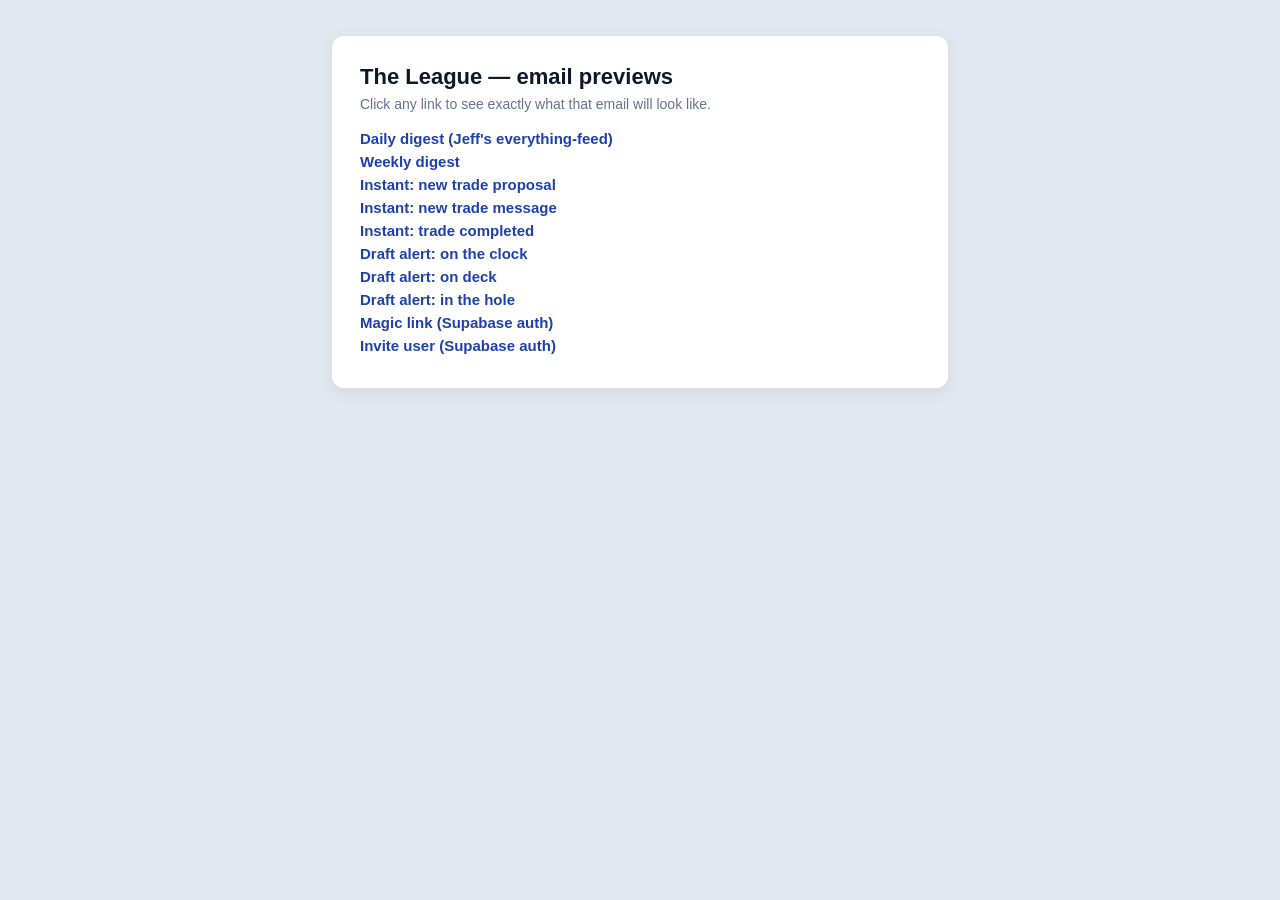
<file: email-templates/index.html>
<!DOCTYPE html>
<html><head><meta charset="UTF-8"><title>The League — email previews</title></head>
<body style="font-family:-apple-system,BlinkMacSystemFont,'Segoe UI',Roboto,sans-serif;background:#e2e8f0;color:#0f172a;padding:36px 24px;margin:0">
  <div style="max-width:560px;margin:0 auto;background:#fff;border-radius:12px;padding:28px;box-shadow:0 4px 16px rgba(15,23,42,0.08)">
    <h1 style="margin:0 0 6px;font-size:22px;color:#0f172a">The League — email previews</h1>
    <p style="color:#64748b;font-size:14px;margin:0 0 18px">Click any link to see exactly what that email will look like.</p>
    <ul style="list-style:none;padding:0;margin:0;font-size:15px"><li style="margin:6px 0"><a href="preview-digest-daily.html" style="color:#1e40af;text-decoration:none;font-weight:600">Daily digest (Jeff's everything-feed)</a></li>
<li style="margin:6px 0"><a href="preview-digest-weekly.html" style="color:#1e40af;text-decoration:none;font-weight:600">Weekly digest</a></li>
<li style="margin:6px 0"><a href="preview-instant-trade-proposal.html" style="color:#1e40af;text-decoration:none;font-weight:600">Instant: new trade proposal</a></li>
<li style="margin:6px 0"><a href="preview-instant-trade-message.html" style="color:#1e40af;text-decoration:none;font-weight:600">Instant: new trade message</a></li>
<li style="margin:6px 0"><a href="preview-instant-trade-completed.html" style="color:#1e40af;text-decoration:none;font-weight:600">Instant: trade completed</a></li>
<li style="margin:6px 0"><a href="preview-draft-on-clock.html" style="color:#1e40af;text-decoration:none;font-weight:600">Draft alert: on the clock</a></li>
<li style="margin:6px 0"><a href="preview-draft-on-deck.html" style="color:#1e40af;text-decoration:none;font-weight:600">Draft alert: on deck</a></li>
<li style="margin:6px 0"><a href="preview-draft-in-hole.html" style="color:#1e40af;text-decoration:none;font-weight:600">Draft alert: in the hole</a></li>
<li style="margin:6px 0"><a href="auth-magic-link.html" style="color:#1e40af;text-decoration:none;font-weight:600">Magic link (Supabase auth)</a></li>
<li style="margin:6px 0"><a href="auth-invite.html" style="color:#1e40af;text-decoration:none;font-weight:600">Invite user (Supabase auth)</a></li></ul>
  </div>
</body></html>
</file>
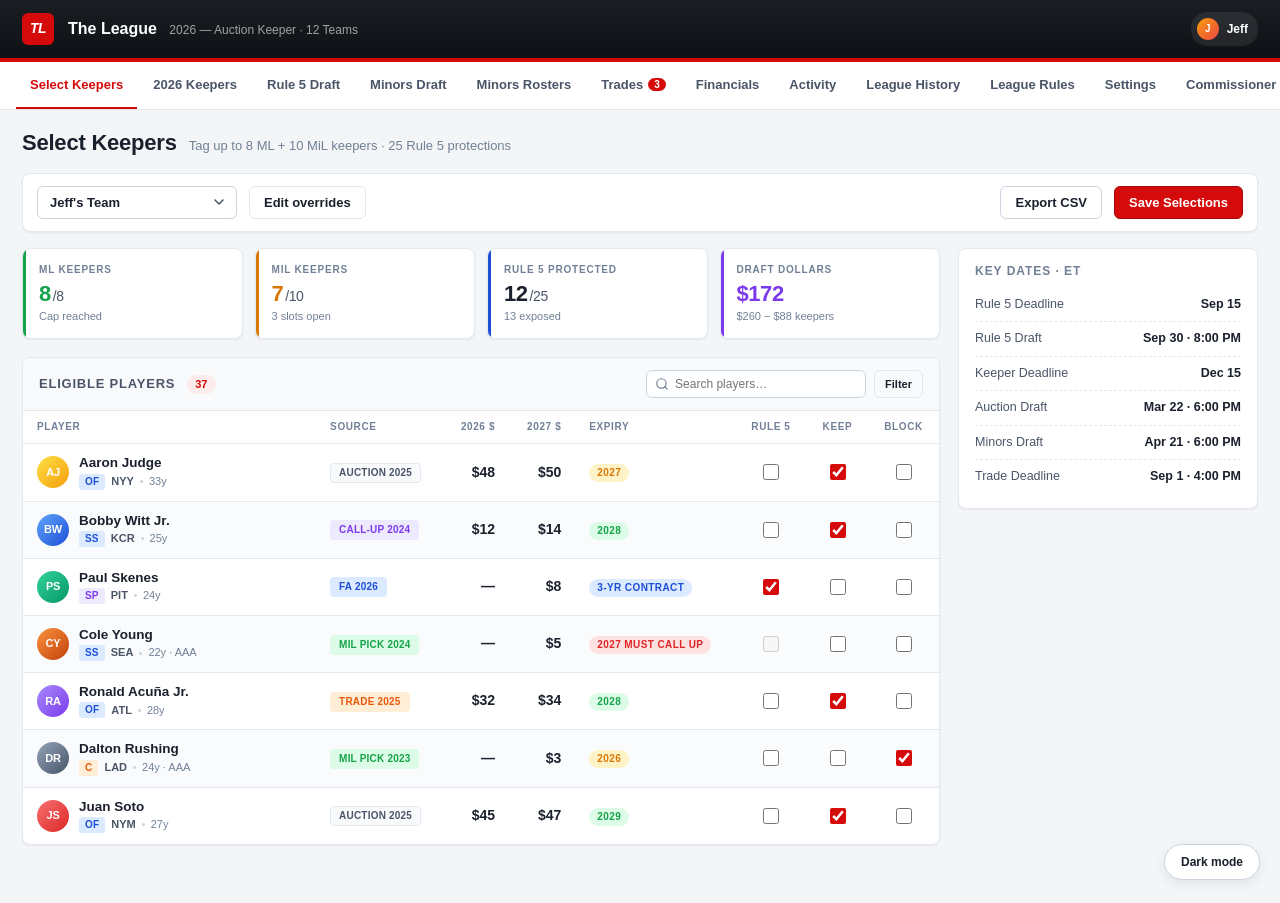
<file: mockups/v2/index.html>
<!DOCTYPE html>
<html lang="en">
<head>
<meta charset="UTF-8">
<meta name="viewport" content="width=device-width, initial-scale=1">
<title>The League — ESPN-style facelift mockup (v2)</title>
<link rel="stylesheet" href="styles.css">
</head>
<body>

<div class="app">
  <!-- ================ Topbar ================ -->
  <header class="topbar">
    <div class="logo">TL</div>
    <h1>The League <small>2026 — Auction Keeper · 12 Teams</small></h1>
    <div class="user-chip">
      <div class="avatar">J</div>
      <span>Jeff</span>
    </div>
  </header>

  <!-- ================ Nav ================ -->
  <nav class="nav">
    <a href="#eligible" data-view="eligible" class="active">Select Keepers</a>
    <a href="#keepers" data-view="keepers">2026 Keepers</a>
    <a href="#rule5" data-view="rule5">Rule 5 Draft</a>
    <a href="#draft" data-view="draft">Minors Draft</a>
    <a href="#rosters" data-view="rosters">Minors Rosters</a>
    <a href="#trades" data-view="trades">Trades<span class="count">3</span></a>
    <a href="#financials" data-view="financials">Financials</a>
    <a href="#activity" data-view="activity">Activity</a>
    <a href="#trophy" data-view="trophy">League History</a>
    <a href="#rules" data-view="rules">League Rules</a>
    <a href="#settings" data-view="settings">Settings</a>
    <a href="#commish" data-view="commish">Commissioner Tools<span class="count gray">2</span></a>
  </nav>

  <main class="page">

    <!-- ============================================================
         VIEW: Select Keepers
         ============================================================ -->
    <section class="view active" data-view="eligible">
      <div class="page-title">
        <h2>Select Keepers</h2>
        <span class="meta">Tag up to 8 ML + 10 MiL keepers · 25 Rule 5 protections</span>
      </div>
      <div class="page-toolbar">
        <select class="select">
          <option>Jeff's Team</option>
          <option>All Teams Summary</option>
          <option>Matt</option>
          <option>Dave</option>
        </select>
        <button class="btn ghost">Edit overrides</button>
        <div class="toolbar-spacer"></div>
        <button class="btn">Export CSV</button>
        <button class="btn primary">Save Selections</button>
      </div>

      <div class="layout-split">
        <div>
          <div class="stat-row">
            <div class="stat-card good"><div class="label">ML Keepers</div><div class="value">8<span class="unit">/8</span></div><div class="sub">Cap reached</div></div>
            <div class="stat-card warn"><div class="label">MiL Keepers</div><div class="value">7<span class="unit">/10</span></div><div class="sub">3 slots open</div></div>
            <div class="stat-card"><div class="label">Rule 5 Protected</div><div class="value">12<span class="unit">/25</span></div><div class="sub">13 exposed</div></div>
            <div class="stat-card purple"><div class="label">Draft Dollars</div><div class="value">$172</div><div class="sub">$260 − $88 keepers</div></div>
          </div>

          <section class="section-card">
            <div class="section-head">
              <h2>Eligible Players</h2>
              <span class="pill">37</span>
              <div class="actions">
                <input class="input-search" type="search" placeholder="Search players…">
                <button class="btn ghost small">Filter</button>
              </div>
            </div>
            <table class="players">
              <thead>
                <tr>
                  <th style="width:32%">Player</th>
                  <th>Source</th>
                  <th class="num">2026 $</th>
                  <th class="num">2027 $</th>
                  <th>Expiry</th>
                  <th class="center">Rule 5</th>
                  <th class="center">Keep</th>
                  <th class="center">Block</th>
                </tr>
              </thead>
              <tbody>
                <tr>
                  <td><div class="player-cell"><div class="player-avatar" style="background:linear-gradient(135deg,#fde047,#f59e0b)">AJ</div><div class="player-info"><div class="player-name">Aaron Judge</div><div class="player-meta"><span class="pos-badge">OF</span><span class="team-chip">NYY</span><span class="dot"></span><span>33y</span></div></div></div></td>
                  <td><span class="source-badge">Auction 2025</span></td>
                  <td class="num">$48</td><td class="num">$50</td>
                  <td><span class="pill-tag expiring">2027</span></td>
                  <td class="center"><div class="check-cell"><input type="checkbox"></div></td>
                  <td class="center"><div class="check-cell"><input type="checkbox" checked></div></td>
                  <td class="center"><div class="check-cell"><input type="checkbox"></div></td>
                </tr>
                <tr>
                  <td><div class="player-cell"><div class="player-avatar" style="background:linear-gradient(135deg,#60a5fa,#1d4ed8)">BW</div><div class="player-info"><div class="player-name">Bobby Witt Jr.</div><div class="player-meta"><span class="pos-badge">SS</span><span class="team-chip">KCR</span><span class="dot"></span><span>25y</span></div></div></div></td>
                  <td><span class="source-badge callup">Call-up 2024</span></td>
                  <td class="num">$12</td><td class="num">$14</td>
                  <td><span class="pill-tag keep">2028</span></td>
                  <td class="center"><div class="check-cell"><input type="checkbox"></div></td>
                  <td class="center"><div class="check-cell"><input type="checkbox" checked></div></td>
                  <td class="center"><div class="check-cell"><input type="checkbox"></div></td>
                </tr>
                <tr>
                  <td><div class="player-cell"><div class="player-avatar" style="background:linear-gradient(135deg,#34d399,#059669)">PS</div><div class="player-info"><div class="player-name">Paul Skenes</div><div class="player-meta"><span class="pos-badge p">SP</span><span class="team-chip">PIT</span><span class="dot"></span><span>24y</span></div></div></div></td>
                  <td><span class="source-badge fa">FA 2026</span></td>
                  <td class="num">—</td><td class="num">$8</td>
                  <td><span class="pill-tag new">3-yr contract</span></td>
                  <td class="center"><div class="check-cell"><input type="checkbox" checked></div></td>
                  <td class="center"><div class="check-cell"><input type="checkbox"></div></td>
                  <td class="center"><div class="check-cell"><input type="checkbox"></div></td>
                </tr>
                <tr>
                  <td><div class="player-cell"><div class="player-avatar" style="background:linear-gradient(135deg,#fb923c,#c2410c)">CY</div><div class="player-info"><div class="player-name">Cole Young</div><div class="player-meta"><span class="pos-badge">SS</span><span class="team-chip">SEA</span><span class="dot"></span><span>22y · AAA</span></div></div></div></td>
                  <td><span class="source-badge minor">MiL Pick 2024</span></td>
                  <td class="num">—</td><td class="num">$5</td>
                  <td><span class="pill-tag final">2027 Must Call Up</span></td>
                  <td class="center"><div class="check-cell"><input type="checkbox" disabled></div></td>
                  <td class="center"><div class="check-cell"><input type="checkbox"></div></td>
                  <td class="center"><div class="check-cell"><input type="checkbox"></div></td>
                </tr>
                <tr>
                  <td><div class="player-cell"><div class="player-avatar" style="background:linear-gradient(135deg,#a78bfa,#7c3aed)">RA</div><div class="player-info"><div class="player-name">Ronald Acuña Jr.</div><div class="player-meta"><span class="pos-badge">OF</span><span class="team-chip">ATL</span><span class="dot"></span><span>28y</span></div></div></div></td>
                  <td><span class="source-badge trade">Trade 2025</span></td>
                  <td class="num">$32</td><td class="num">$34</td>
                  <td><span class="pill-tag keep">2028</span></td>
                  <td class="center"><div class="check-cell"><input type="checkbox"></div></td>
                  <td class="center"><div class="check-cell"><input type="checkbox" checked></div></td>
                  <td class="center"><div class="check-cell"><input type="checkbox"></div></td>
                </tr>
                <tr>
                  <td><div class="player-cell"><div class="player-avatar" style="background:linear-gradient(135deg,#94a3b8,#475569)">DR</div><div class="player-info"><div class="player-name">Dalton Rushing</div><div class="player-meta"><span class="pos-badge c">C</span><span class="team-chip">LAD</span><span class="dot"></span><span>24y · AAA</span></div></div></div></td>
                  <td><span class="source-badge minor">MiL Pick 2023</span></td>
                  <td class="num">—</td><td class="num">$3</td>
                  <td><span class="pill-tag expiring">2026</span></td>
                  <td class="center"><div class="check-cell"><input type="checkbox"></div></td>
                  <td class="center"><div class="check-cell"><input type="checkbox"></div></td>
                  <td class="center"><div class="check-cell"><input type="checkbox" checked></div></td>
                </tr>
                <tr>
                  <td><div class="player-cell"><div class="player-avatar" style="background:linear-gradient(135deg,#f87171,#dc2626)">JS</div><div class="player-info"><div class="player-name">Juan Soto</div><div class="player-meta"><span class="pos-badge">OF</span><span class="team-chip">NYM</span><span class="dot"></span><span>27y</span></div></div></div></td>
                  <td><span class="source-badge">Auction 2025</span></td>
                  <td class="num">$45</td><td class="num">$47</td>
                  <td><span class="pill-tag keep">2029</span></td>
                  <td class="center"><div class="check-cell"><input type="checkbox"></div></td>
                  <td class="center"><div class="check-cell"><input type="checkbox" checked></div></td>
                  <td class="center"><div class="check-cell"><input type="checkbox"></div></td>
                </tr>
              </tbody>
            </table>
          </section>
        </div>
        <aside class="key-dates">
          <h3>Key Dates · ET</h3>
          <div class="key-date-row"><span class="lbl">Rule 5 Deadline</span><span class="val">Sep 15</span></div>
          <div class="key-date-row"><span class="lbl">Rule 5 Draft</span><span class="val">Sep 30 · 8:00 PM</span></div>
          <div class="key-date-row"><span class="lbl">Keeper Deadline</span><span class="val">Dec 15</span></div>
          <div class="key-date-row"><span class="lbl">Auction Draft</span><span class="val">Mar 22 · 6:00 PM</span></div>
          <div class="key-date-row"><span class="lbl">Minors Draft</span><span class="val">Apr 21 · 6:00 PM</span></div>
          <div class="key-date-row"><span class="lbl">Trade Deadline</span><span class="val">Sep 1 · 4:00 PM</span></div>
        </aside>
      </div>
    </section>

    <!-- ============================================================
         VIEW: 2026 Keepers
         ============================================================ -->
    <section class="view" data-view="keepers">
      <div class="page-title">
        <h2>2026 Keepers</h2>
        <span class="meta">All teams' final keeper protections</span>
      </div>
      <div class="page-toolbar">
        <select class="select"><option>All Teams</option><option>Jeff</option></select>
        <div class="toolbar-spacer"></div>
        <button class="btn ghost small">Sort by total $</button>
      </div>

      <div class="team-card">
        <div class="team-card-head">
          <span class="name">Jeff <span style="color:var(--text-3);font-weight:500;font-size:12px;margin-left:6px">$88 keeper · $172 draft</span></span>
          <div class="counters"><span class="ct good">8/8 ML</span><span class="ct">7/10 MiL</span></div>
        </div>
        <div class="team-card-meta">
          <span class="kept-chip">Aaron Judge $48</span>
          <span class="kept-chip">Juan Soto $45</span>
          <span class="kept-chip">Ronald Acuña Jr. $32</span>
          <span class="kept-chip">Bobby Witt Jr. $12</span>
          <span class="kept-chip">Mookie Betts $30</span>
          <span class="kept-chip">Gunnar Henderson $14</span>
          <span class="kept-chip">Tarik Skubal $18</span>
          <span class="kept-chip">Spencer Strider $8</span>
        </div>
      </div>

      <div class="team-card">
        <div class="team-card-head">
          <span class="name">Matt <span style="color:var(--text-3);font-weight:500;font-size:12px;margin-left:6px">$104 keeper · $156 draft</span></span>
          <div class="counters"><span class="ct good">8/8 ML</span><span class="ct good">10/10 MiL</span></div>
        </div>
        <div class="team-card-meta">
          <span class="kept-chip">Shohei Ohtani $52</span>
          <span class="kept-chip">Mike Trout $40</span>
          <span class="kept-chip">Vlad Guerrero Jr. $25</span>
          <span class="kept-chip">Corbin Carroll $10</span>
          <span class="kept-chip">+4 more</span>
        </div>
      </div>

      <div class="team-card">
        <div class="team-card-head">
          <span class="name">Dave <span style="color:var(--text-3);font-weight:500;font-size:12px;margin-left:6px">$72 keeper · $188 draft</span></span>
          <div class="counters"><span class="ct">6/8 ML</span><span class="ct">7/10 MiL</span></div>
        </div>
        <div class="team-card-meta">
          <span class="kept-chip">José Ramírez $35</span>
          <span class="kept-chip">Adley Rutschman $12</span>
          <span class="kept-chip">Elly De La Cruz $6</span>
          <span class="kept-chip">+3 more</span>
        </div>
      </div>

      <div class="team-card">
        <div class="team-card-head">
          <span class="name">Glicksman <span style="color:var(--text-3);font-weight:500;font-size:12px;margin-left:6px">$58 keeper · $202 draft</span></span>
          <div class="counters"><span class="ct">5/8 ML</span><span class="ct">8/10 MiL</span></div>
        </div>
        <div class="team-card-meta">
          <span class="kept-chip">Yordan Alvarez $22</span>
          <span class="kept-chip">Wyatt Langford $8</span>
          <span class="kept-chip">+3 more</span>
        </div>
      </div>

      <div class="team-card">
        <div class="team-card-head">
          <span class="name">Sam <span style="color:var(--text-3);font-weight:500;font-size:12px;margin-left:6px">$95 keeper · $165 draft</span></span>
          <div class="counters"><span class="ct good">8/8 ML</span><span class="ct">6/10 MiL</span></div>
        </div>
        <div class="team-card-meta">
          <span class="kept-chip">Freddie Freeman $25</span>
          <span class="kept-chip">Kyle Tucker $20</span>
          <span class="kept-chip">+6 more</span>
        </div>
      </div>
    </section>

    <!-- ============================================================
         VIEW: Rule 5 Draft
         ============================================================ -->
    <section class="view" data-view="rule5">
      <div class="page-title">
        <h2>Rule 5 Draft</h2>
        <span class="meta">Pool loaded Sep 16 · 47 players · Round 2</span>
      </div>
      <div class="page-toolbar">
        <button class="btn ghost small">Refresh Pool</button>
        <div class="toolbar-spacer"></div>
        <button class="btn danger small">End Draft</button>
        <button class="btn ghost small">Reset</button>
      </div>

      <div class="stat-row">
        <div class="stat-card"><div class="label">Pool</div><div class="value">47</div></div>
        <div class="stat-card good"><div class="label">Picked</div><div class="value">8</div></div>
        <div class="stat-card warn"><div class="label">Passes</div><div class="value">4</div></div>
        <div class="stat-card"><div class="label">Remaining</div><div class="value">39</div></div>
      </div>

      <div class="on-clock-card">
        <h3>On the Clock</h3>
        <div class="who">Saxton <span style="color:var(--text-3);font-size:14px;font-weight:500">· Round 2, Pick 9</span></div>
        <div class="when">Pick deadline: 4-hour clock (pauses overnight)</div>
        <div class="clock-bar">
          <span class="time">3:42:18</span>
          <span style="color:var(--text-3)">remaining · running</span>
          <button class="btn small ghost" style="margin-left:auto">Pause clock</button>
        </div>
        <div class="input-row">
          <select class="select" style="min-width:300px"><option>Select player to pick…</option><option>Junior Caminero (TBR · Acuña Jr., exp 2028, $4)</option><option>Jasson Domínguez (NYY · Glicksman, exp 2027, $3)</option></select>
          <button class="btn primary">Submit Pick</button>
          <button class="btn ghost">Pass</button>
          <button class="btn ghost" style="margin-left:auto">Undo Last Pick</button>
        </div>
      </div>

      <section class="section-card">
        <div class="section-head">
          <h2>Pick History</h2>
          <span class="pill gray">12</span>
        </div>
        <table class="standard">
          <thead>
            <tr>
              <th>Rd.Pk</th>
              <th>Team</th>
              <th>Player</th>
              <th>From</th>
              <th class="num">Paid</th>
            </tr>
          </thead>
          <tbody>
            <tr><td>2.8</td><td><strong>Larry</strong></td><td><span class="player-name">Roman Anthony</span> <span class="pos-badge">OF</span></td><td><span class="team-chip">Corey</span></td><td class="num">$1</td></tr>
            <tr><td>2.7</td><td><strong>Glicksman</strong></td><td><em style="color:var(--text-3)">— pass —</em></td><td>—</td><td class="num">—</td></tr>
            <tr><td>2.6</td><td><strong>Jesse</strong></td><td><span class="player-name">Jackson Holliday</span> <span class="pos-badge">SS</span></td><td><span class="team-chip">Dave</span></td><td class="num">$1</td></tr>
            <tr><td>2.5</td><td><strong>Zack</strong></td><td><span class="player-name">Coby Mayo</span> <span class="pos-badge">3B</span></td><td><span class="team-chip">AJ</span></td><td class="num">$1</td></tr>
            <tr><td>1.12</td><td><strong>Jeff</strong></td><td><em style="color:var(--text-3)">— pass —</em></td><td>—</td><td class="num">—</td></tr>
            <tr><td>1.11</td><td><strong>Sam</strong></td><td><span class="player-name">James Wood</span> <span class="pos-badge">OF</span></td><td><span class="team-chip">Josh/Doug</span></td><td class="num">$1</td></tr>
            <tr><td>1.10</td><td><strong>Josh/Doug</strong></td><td><span class="player-name">Carson Williams</span> <span class="pos-badge">SS</span></td><td><span class="team-chip">Saxton</span></td><td class="num">$1</td></tr>
          </tbody>
        </table>
      </section>
    </section>

    <!-- ============================================================
         VIEW: Minors Draft
         ============================================================ -->
    <section class="view" data-view="draft">
      <div class="page-title">
        <h2>Minors Draft</h2>
        <span class="meta">2027 · 7 rounds · 84 picks</span>
      </div>
      <div class="page-toolbar">
        <button class="btn ghost small">Draft Board</button>
        <button class="btn ghost small">Order / Traded Picks</button>
        <div class="toolbar-spacer"></div>
        <button class="btn danger small">End Draft</button>
        <button class="btn ghost small">Reset</button>
      </div>

      <div class="on-clock-card">
        <h3>On the Clock</h3>
        <div class="who">Corey <span style="color:var(--text-3);font-size:14px;font-weight:500">· Round 3, Pick 4 (Overall #28)</span></div>
        <div class="clock-bar danger">
          <span class="time">0:42:11</span>
          <span style="color:var(--red);font-weight:700">⚠ under 1 hour · auto-skip imminent</span>
          <button class="btn small ghost" style="margin-left:auto">Pause</button>
        </div>
        <div class="input-row">
          <input class="input-text" placeholder="Player name (type to search…)">
          <input class="input-text" placeholder="Position, age, org (e.g. SS, HS, 18)" style="flex:0 0 240px">
          <button class="btn primary">Submit Pick</button>
          <button class="btn ghost">Pass</button>
          <button class="btn ghost">Undo Last Pick</button>
        </div>
      </div>

      <section class="section-card">
        <div class="section-head">
          <h2>Draft Board</h2>
          <span class="pill gray">27 / 84</span>
        </div>
        <div class="section-body">
          <div class="draft-board">
            <div class="draft-cell made"><div class="pick-id">R1.1</div><div class="pick-team">Glicksman</div><div class="pick-player">Konnor Griffin</div><div class="pick-notes">SS · HS</div></div>
            <div class="draft-cell made"><div class="pick-id">R1.2</div><div class="pick-team">Zack</div><div class="pick-player">Walker Jenkins</div><div class="pick-notes">OF · MIN</div></div>
            <div class="draft-cell made"><div class="pick-id">R1.3</div><div class="pick-team">Matt</div><div class="pick-player">Jesús Made</div><div class="pick-notes">SS · MIL</div></div>
            <div class="draft-cell made"><div class="pick-id">R1.4</div><div class="pick-team">Saxton</div><div class="pick-player">Roki Sasaki</div><div class="pick-notes">SP · LAD</div></div>
            <div class="draft-cell made"><div class="pick-id">R1.5</div><div class="pick-team">Corey</div><div class="pick-player">Bubba Chandler</div><div class="pick-notes">SP · PIT</div></div>
            <div class="draft-cell made"><div class="pick-id">R1.6</div><div class="pick-team">Dave</div><div class="pick-player">Travis Bazzana</div><div class="pick-notes">2B · CLE</div></div>
            <div class="draft-cell made"><div class="pick-id">R1.7</div><div class="pick-team">AJ</div><div class="pick-player">Andrew Painter</div><div class="pick-notes">SP · PHI</div></div>
            <div class="draft-cell made"><div class="pick-id">R1.8</div><div class="pick-team">Josh/Doug</div><div class="pick-player">Charlie Condon</div><div class="pick-notes">OF · COL</div></div>
            <div class="draft-cell made"><div class="pick-id">R1.9</div><div class="pick-team">Sam</div><div class="pick-player">Sebastian Walcott</div><div class="pick-notes">SS · TEX</div></div>
            <div class="draft-cell made"><div class="pick-id">R1.10</div><div class="pick-team">Larry</div><div class="pick-player">Leodalis De Vries</div><div class="pick-notes">SS · SDP</div></div>
            <div class="draft-cell made"><div class="pick-id">R1.11</div><div class="pick-team">Jesse</div><div class="pick-player">Cam Smith</div><div class="pick-notes">3B · HOU</div></div>
            <div class="draft-cell made"><div class="pick-id">R1.12</div><div class="pick-team">Jeff</div><div class="pick-player">Termarr Johnson</div><div class="pick-notes">2B · PIT</div></div>

            <div class="draft-cell made"><div class="pick-id">R2.1</div><div class="pick-team">Glicksman</div><div class="pick-player">Bryce Eldridge</div><div class="pick-notes">1B · SFG</div></div>
            <div class="draft-cell made"><div class="pick-id">R2.2</div><div class="pick-team">Zack</div><div class="pick-player">Carson Benge</div><div class="pick-notes">OF · NYM</div></div>
            <div class="draft-cell made"><div class="pick-id">R2.3</div><div class="pick-team">Matt</div><div class="pick-player">Owen Caissie</div><div class="pick-notes">OF · CHC</div></div>
            <div class="draft-cell made"><div class="pick-id">R2.4</div><div class="pick-team">Saxton</div><div class="pick-player">Thomas White</div><div class="pick-notes">SP · MIA</div></div>
            <div class="draft-cell made"><div class="pick-id">R2.5</div><div class="pick-team">Corey</div><div class="pick-player">Brandon Sproat</div><div class="pick-notes">SP · NYM</div></div>
            <div class="draft-cell made"><div class="pick-id">R2.6</div><div class="pick-team">Dave</div><div class="pick-player">Coby Mayo</div><div class="pick-notes">3B · BAL</div></div>
            <div class="draft-cell made"><div class="pick-id">R2.7</div><div class="pick-team">AJ</div><div class="pick-player">Dalton Rushing</div><div class="pick-notes">C · LAD</div></div>
            <div class="draft-cell made"><div class="pick-id">R2.8</div><div class="pick-team">Josh/Doug</div><div class="pick-player">Kevin McGonigle</div><div class="pick-notes">SS · DET</div></div>
            <div class="draft-cell made"><div class="pick-id">R2.9</div><div class="pick-team">Sam</div><div class="pick-player">Drake Baldwin</div><div class="pick-notes">C · ATL</div></div>
            <div class="draft-cell made"><div class="pick-id">R2.10</div><div class="pick-team">Larry</div><div class="pick-player">Brody Hopkins</div><div class="pick-notes">SP · TBR</div></div>
            <div class="draft-cell made"><div class="pick-id">R2.11</div><div class="pick-team">Jesse</div><div class="pick-player">Bryan Woo</div><div class="pick-notes">SP · SEA</div></div>
            <div class="draft-cell made"><div class="pick-id">R2.12</div><div class="pick-team">Jeff</div><div class="pick-player">Slade Caldwell</div><div class="pick-notes">OF · ARI</div></div>

            <div class="draft-cell made"><div class="pick-id">R3.1</div><div class="pick-team">Glicksman</div><div class="pick-player">Bo Naylor</div><div class="pick-notes">C · CLE</div></div>
            <div class="draft-cell made"><div class="pick-id">R3.2</div><div class="pick-team">Zack</div><div class="pick-player">George Lombard Jr.</div><div class="pick-notes">SS · NYY</div></div>
            <div class="draft-cell made"><div class="pick-id">R3.3</div><div class="pick-team">Matt</div><div class="pick-player">Caden Dana</div><div class="pick-notes">SP · LAA</div></div>
            <div class="draft-cell current"><div class="pick-id">R3.4</div><div class="pick-team">Corey</div><div class="pick-player" style="color:var(--brand)">— on the clock —</div></div>
            <div class="draft-cell"><div class="pick-id">R3.5</div><div class="pick-team">Dave</div></div>
            <div class="draft-cell"><div class="pick-id">R3.6</div><div class="pick-team">AJ</div></div>
            <div class="draft-cell"><div class="pick-id">R3.7</div><div class="pick-team">Josh/Doug</div></div>
            <div class="draft-cell"><div class="pick-id">R3.8</div><div class="pick-team">Sam</div></div>
            <div class="draft-cell"><div class="pick-id">R3.9</div><div class="pick-team">Larry</div></div>
            <div class="draft-cell"><div class="pick-id">R3.10</div><div class="pick-team">Jesse</div></div>
            <div class="draft-cell"><div class="pick-id">R3.11</div><div class="pick-team">Saxton</div><div class="pick-notes">via Jesse</div></div>
            <div class="draft-cell"><div class="pick-id">R3.12</div><div class="pick-team">Jeff</div></div>
          </div>
        </div>
      </section>
    </section>

    <!-- ============================================================
         VIEW: Minors Rosters
         ============================================================ -->
    <section class="view" data-view="rosters">
      <div class="page-title">
        <h2>Minors Rosters</h2>
        <span class="meta">Current MiLB roster + call-ups per team</span>
      </div>
      <div class="page-toolbar">
        <select class="select"><option>Jeff's Team</option><option>All Teams</option></select>
        <div class="toolbar-spacer"></div>
        <button class="btn ghost small">Export CSV</button>
      </div>

      <section class="section-card">
        <div class="section-head">
          <h3>Called Up to Majors</h3>
          <span class="pill">2</span>
        </div>
        <table class="players">
          <thead>
            <tr>
              <th style="width:36%">Player</th>
              <th>Drafted</th>
              <th class="num">AB/IP</th>
              <th>Status</th>
              <th class="num"></th>
            </tr>
          </thead>
          <tbody>
            <tr>
              <td><div class="player-cell"><div class="player-avatar" style="background:linear-gradient(135deg,#60a5fa,#1d4ed8)">JD</div><div class="player-info"><div class="player-name">Jasson Domínguez</div><div class="player-meta"><span class="pos-badge">OF</span><span class="team-chip">NYY</span></div></div></div></td>
              <td>2022</td>
              <td class="num">142</td>
              <td><span class="status-dot active"></span>Active<div style="font-size:11px;color:var(--text-3);margin-top:2px">1 yr left, $5</div></td>
              <td class="num"><button class="btn small ghost">Send Down</button></td>
            </tr>
            <tr>
              <td><div class="player-cell"><div class="player-avatar" style="background:linear-gradient(135deg,#34d399,#059669)">JH</div><div class="player-info"><div class="player-name">Jackson Holliday</div><div class="player-meta"><span class="pos-badge">2B</span><span class="team-chip">BAL</span></div></div></div></td>
              <td>2023</td>
              <td class="num">218</td>
              <td><span class="status-dot active"></span>Active<div style="font-size:11px;color:var(--text-3);margin-top:2px">2 yrs left, $4</div></td>
              <td class="num"></td>
            </tr>
          </tbody>
        </table>
      </section>

      <section class="section-card">
        <div class="section-head">
          <h3>Minor League Roster</h3>
          <span class="pill gray">9/10</span>
        </div>
        <table class="players">
          <thead>
            <tr>
              <th style="width:36%">Player</th>
              <th>Drafted</th>
              <th class="num">AB/IP</th>
              <th>Status</th>
              <th class="num"></th>
            </tr>
          </thead>
          <tbody>
            <tr>
              <td><div class="player-cell"><div class="player-avatar" style="background:linear-gradient(135deg,#fb923c,#c2410c)">CY</div><div class="player-info"><div class="player-name">Cole Young</div><div class="player-meta"><span class="pos-badge">SS</span><span class="team-chip">SEA</span><span class="dot"></span><span>AAA</span></div></div></div></td>
              <td>2024</td>
              <td class="num" style="color:var(--red);font-weight:700">312</td>
              <td><span class="status-dot active"></span>Active<div style="font-size:11px;color:var(--red);margin-top:2px;font-weight:600">2027 Must Call Up</div></td>
              <td class="num"><button class="btn small ghost">Call Up</button> <button class="btn small ghost">Drop</button></td>
            </tr>
            <tr>
              <td><div class="player-cell"><div class="player-avatar" style="background:linear-gradient(135deg,#94a3b8,#475569)">DR</div><div class="player-info"><div class="player-name">Dalton Rushing</div><div class="player-meta"><span class="pos-badge c">C</span><span class="team-chip">LAD</span><span class="dot"></span><span>AAA</span></div></div></div></td>
              <td>2023</td>
              <td class="num" style="color:var(--orange);font-weight:700">205</td>
              <td><span class="status-dot active"></span>Active<div style="font-size:11px;color:var(--text-3);margin-top:2px">Expires in 2026</div></td>
              <td class="num"><button class="btn small ghost">Call Up</button> <button class="btn small ghost">Drop</button></td>
            </tr>
            <tr>
              <td><div class="player-cell"><div class="player-avatar" style="background:linear-gradient(135deg,#a78bfa,#7c3aed)">KM</div><div class="player-info"><div class="player-name">Kevin McGonigle</div><div class="player-meta"><span class="pos-badge">SS</span><span class="team-chip">DET</span><span class="dot"></span><span>A+</span></div></div></div></td>
              <td>2024</td>
              <td class="num">86</td>
              <td><span class="status-dot active"></span>Active<div style="font-size:11px;color:var(--text-3);margin-top:2px">2 yrs left, $4</div></td>
              <td class="num"><button class="btn small ghost">Call Up</button> <button class="btn small ghost">Drop</button></td>
            </tr>
            <tr>
              <td><div class="player-cell"><div class="player-avatar" style="background:linear-gradient(135deg,#f87171,#dc2626)">SC</div><div class="player-info"><div class="player-name">Slade Caldwell</div><div class="player-meta"><span class="pos-badge">OF</span><span class="team-chip">ARI</span><span class="dot"></span><span>A</span></div></div></div></td>
              <td>2024</td>
              <td class="num">52</td>
              <td><span class="status-dot active"></span>Active<div style="font-size:11px;color:var(--text-3);margin-top:2px">2 yrs left, $4</div></td>
              <td class="num"><button class="btn small ghost">Call Up</button> <button class="btn small ghost">Drop</button></td>
            </tr>
            <tr>
              <td><div class="player-cell"><div class="player-avatar" style="background:linear-gradient(135deg,#fde047,#f59e0b)">TJ</div><div class="player-info"><div class="player-name">Termarr Johnson</div><div class="player-meta"><span class="pos-badge">2B</span><span class="team-chip">PIT</span><span class="dot"></span><span>AA</span></div></div></div></td>
              <td>2022</td>
              <td class="num">178</td>
              <td><span class="status-dot active"></span>Active<div style="font-size:11px;color:var(--text-3);margin-top:2px">1 yr left, $5</div></td>
              <td class="num"><button class="btn small ghost">Call Up</button> <button class="btn small ghost">Drop</button></td>
            </tr>
          </tbody>
        </table>
      </section>
    </section>

    <!-- ============================================================
         VIEW: Trades
         ============================================================ -->
    <section class="view" data-view="trades">
      <div class="page-title">
        <h2>Trades</h2>
        <span class="meta">Inbox · Block · Log</span>
      </div>
      <div class="subnav" style="margin:-4px -22px 14px">
        <a href="#trades" class="active">Trade Inbox <span class="count">3</span></a>
        <a href="#trades">Trade Block</a>
        <a href="#trades">Trade Log</a>
      </div>

      <div class="trade-card unread">
        <div class="head">
          <span class="parties"><strong>Matt</strong> → <strong>Jeff</strong></span>
          <span class="badge pending">Pending</span>
          <span class="when">2h ago</span>
        </div>
        <div class="trade-half">
          <div class="col">
            <div class="who">Matt receives</div>
            <div class="what">Bobby Witt Jr. ($12) <br>$4 in 2027 draft dollars</div>
          </div>
          <div class="arrow">⇄</div>
          <div class="col">
            <div class="who">Jeff receives</div>
            <div class="what">Bryce Harper ($28)<br>2027 R1 pick</div>
          </div>
        </div>
        <div class="actions">
          <button class="btn ghost small">Decline</button>
          <button class="btn ghost small">Counter</button>
          <button class="btn primary small">Accept</button>
        </div>
      </div>

      <div class="trade-card unread">
        <div class="head">
          <span class="parties"><strong>Saxton</strong> ↔ <strong>Jeff</strong> · 3 messages</span>
          <span class="badge pending">Pending</span>
          <span class="when">yesterday</span>
        </div>
        <div class="trade-half">
          <div class="col">
            <div class="who">Saxton receives</div>
            <div class="what">Wyatt Langford ($8)</div>
          </div>
          <div class="arrow">⇄</div>
          <div class="col">
            <div class="who">Jeff receives</div>
            <div class="what">Corbin Carroll ($14)<br>$3 in draft dollars</div>
          </div>
        </div>
        <div class="actions">
          <button class="btn ghost small">Open thread</button>
        </div>
      </div>

      <div class="trade-card">
        <div class="head">
          <span class="parties"><strong>Dave</strong> ↔ <strong>Jeff</strong></span>
          <span class="badge completed">Completed</span>
          <span class="when">last week</span>
        </div>
        <div class="trade-half">
          <div class="col">
            <div class="who">Dave receives</div>
            <div class="what">Yordan Alvarez ($22)</div>
          </div>
          <div class="arrow">⇄</div>
          <div class="col">
            <div class="who">Jeff receives</div>
            <div class="what">Adley Rutschman ($12)<br>2028 R2 pick</div>
          </div>
        </div>
      </div>
    </section>

    <!-- ============================================================
         VIEW: Financials
         ============================================================ -->
    <section class="view" data-view="financials">
      <div class="page-title">
        <h2>Financials</h2>
        <span class="meta">Luxury tax snapshot frozen at trade deadline · Sep 1</span>
      </div>

      <div class="stat-row">
        <div class="stat-card"><div class="label">Total League Money</div><div class="value">$3,120</div></div>
        <div class="stat-card good"><div class="label">Luxury Tax Pool</div><div class="value">$0</div><div class="sub">No team over $350</div></div>
        <div class="stat-card warn"><div class="label">Teams Near Cap</div><div class="value">2</div><div class="sub">Matt $342 · Sam $338</div></div>
        <div class="stat-card"><div class="label">FAAB Spent YTD</div><div class="value">$214</div></div>
      </div>

      <section class="section-card">
        <div class="section-head">
          <h2>Per-Team Standing</h2>
          <span class="pill gray">12</span>
        </div>
        <table class="standard">
          <thead>
            <tr>
              <th>Team</th>
              <th class="num">Keeper $</th>
              <th class="num">Draft $</th>
              <th class="num">FAAB Spent</th>
              <th class="num">Total Money</th>
              <th>Luxury Tax</th>
            </tr>
          </thead>
          <tbody>
            <tr class="fin-row"><td><strong>Matt</strong></td><td class="num">$104</td><td class="num">$156</td><td class="num">$82</td><td class="num">$342</td><td><span class="pill-tag expiring">8 below cap</span></td></tr>
            <tr class="fin-row"><td><strong>Sam</strong></td><td class="num">$95</td><td class="num">$165</td><td class="num">$78</td><td class="num">$338</td><td><span class="pill-tag expiring">12 below cap</span></td></tr>
            <tr class="fin-row"><td><strong>Jeff</strong></td><td class="num">$88</td><td class="num">$172</td><td class="num">$45</td><td class="num">$305</td><td><span class="pill-tag keep">OK</span></td></tr>
            <tr class="fin-row"><td><strong>Dave</strong></td><td class="num">$72</td><td class="num">$188</td><td class="num">$42</td><td class="num">$302</td><td><span class="pill-tag keep">OK</span></td></tr>
            <tr class="fin-row"><td><strong>Corey</strong></td><td class="num">$84</td><td class="num">$176</td><td class="num">$26</td><td class="num">$286</td><td><span class="pill-tag keep">OK</span></td></tr>
            <tr class="fin-row"><td><strong>Glicksman</strong></td><td class="num">$58</td><td class="num">$202</td><td class="num">$18</td><td class="num">$278</td><td><span class="pill-tag keep">OK</span></td></tr>
            <tr class="fin-row"><td><strong>AJ</strong></td><td class="num">$76</td><td class="num">$184</td><td class="num">$0</td><td class="num">$260</td><td><span class="pill-tag keep">OK</span></td></tr>
          </tbody>
        </table>
      </section>
    </section>

    <!-- ============================================================
         VIEW: Activity
         ============================================================ -->
    <section class="view" data-view="activity">
      <div class="page-title">
        <h2>League Activity</h2>
        <span class="meta">Every keeper toggle, trade, call-up, draft pick</span>
      </div>
      <div class="page-toolbar">
        <select class="select"><option>All teams</option><option>Jeff</option></select>
        <select class="select"><option>All categories</option><option>Trades only</option></select>
        <input class="input-search" type="search" placeholder="Search activity…">
        <div class="toolbar-spacer"></div>
        <button class="btn ghost small">Export CSV</button>
      </div>

      <div class="activity-list">
        <div class="activity-item">
          <div class="activity-icon trade">↔</div>
          <div class="activity-body">
            <div class="activity-text"><strong>Dave</strong> ↔ <strong>Jeff</strong>: Dave gets Yordan Alvarez; Jeff gets Adley Rutschman + 2028 R2 pick</div>
            <div class="activity-time">2 hours ago</div>
          </div>
        </div>
        <div class="activity-item">
          <div class="activity-icon keeper">K</div>
          <div class="activity-body">
            <div class="activity-text"><strong>Jesse</strong> tagged <strong>Corbin Carroll</strong> as a keeper</div>
            <div class="activity-time">3 hours ago</div>
          </div>
        </div>
        <div class="activity-item">
          <div class="activity-icon callup">U</div>
          <div class="activity-body">
            <div class="activity-text"><strong>Corey</strong> called up <strong>Coby Mayo</strong> from minors</div>
            <div class="activity-time">5 hours ago</div>
          </div>
        </div>
        <div class="activity-item">
          <div class="activity-icon draft">D</div>
          <div class="activity-body">
            <div class="activity-text"><strong>Matt</strong> picked <strong>Caden Dana</strong> at R3.3 — SP, LAA org, 21y</div>
            <div class="activity-time">yesterday</div>
          </div>
        </div>
        <div class="activity-item">
          <div class="activity-icon vote">V</div>
          <div class="activity-body">
            <div class="activity-text">Vote ended — <strong>"Change keeper count to 9"</strong>: <strong>No</strong> wins. Yes: 4 | No: 8</div>
            <div class="activity-time">2 days ago</div>
          </div>
        </div>
        <div class="activity-item">
          <div class="activity-icon">$</div>
          <div class="activity-body">
            <div class="activity-text"><strong>Saxton</strong> set Wyatt Langford's call-up price to $8</div>
            <div class="activity-time">3 days ago</div>
          </div>
        </div>
        <div class="activity-item">
          <div class="activity-icon trade">↔</div>
          <div class="activity-body">
            <div class="activity-text"><strong>Glicksman</strong> proposed a trade to <strong>Larry</strong></div>
            <div class="activity-time">3 days ago</div>
          </div>
        </div>
        <div class="activity-item">
          <div class="activity-icon keeper">K</div>
          <div class="activity-body">
            <div class="activity-text"><strong>Sam</strong> Rule 5–protected <strong>Bryce Eldridge</strong></div>
            <div class="activity-time">4 days ago</div>
          </div>
        </div>
      </div>
    </section>

    <!-- ============================================================
         VIEW: League History
         ============================================================ -->
    <section class="view" data-view="trophy">
      <div class="page-title">
        <h2>League History</h2>
        <span class="meta">Champions, runners-up, draft hits</span>
      </div>

      <section class="section-card">
        <div class="section-head">
          <h2>Champions</h2>
          <span class="pill gray">2015–2025</span>
        </div>
        <div class="section-body">
          <div class="trophy-grid">
            <div class="trophy-card"><div class="icon">🏆</div><div class="year">2025</div><div class="champ">Matt</div></div>
            <div class="trophy-card"><div class="icon">🏆</div><div class="year">2024</div><div class="champ">Jeff</div></div>
            <div class="trophy-card"><div class="icon">🏆</div><div class="year">2023</div><div class="champ">Sam</div></div>
            <div class="trophy-card"><div class="icon">🏆</div><div class="year">2022</div><div class="champ">Dave</div></div>
            <div class="trophy-card"><div class="icon">🏆</div><div class="year">2021</div><div class="champ">Glicksman</div></div>
            <div class="trophy-card"><div class="icon">🏆</div><div class="year">2020</div><div class="champ">Matt</div></div>
            <div class="trophy-card"><div class="icon">🏆</div><div class="year">2019</div><div class="champ">Saxton</div></div>
            <div class="trophy-card"><div class="icon">🏆</div><div class="year">2018</div><div class="champ">Larry</div></div>
          </div>
        </div>
      </section>

      <section class="section-card">
        <div class="section-head">
          <h2>Title Count (2015–present)</h2>
        </div>
        <table class="standard">
          <thead>
            <tr><th>Owner</th><th class="num">Titles</th><th class="num">Runners-up</th><th class="num">Top-3</th><th class="num">Avg Finish</th></tr>
          </thead>
          <tbody>
            <tr><td><strong>Matt</strong></td><td class="num">3</td><td class="num">2</td><td class="num">7</td><td class="num">3.1</td></tr>
            <tr><td><strong>Jeff</strong></td><td class="num">2</td><td class="num">3</td><td class="num">6</td><td class="num">4.0</td></tr>
            <tr><td><strong>Sam</strong></td><td class="num">2</td><td class="num">1</td><td class="num">4</td><td class="num">5.2</td></tr>
            <tr><td><strong>Dave</strong></td><td class="num">1</td><td class="num">2</td><td class="num">5</td><td class="num">4.8</td></tr>
            <tr><td><strong>Glicksman</strong></td><td class="num">1</td><td class="num">1</td><td class="num">3</td><td class="num">6.4</td></tr>
            <tr><td><strong>Saxton</strong></td><td class="num">1</td><td class="num">0</td><td class="num">2</td><td class="num">7.1</td></tr>
            <tr><td><strong>Larry</strong></td><td class="num">1</td><td class="num">1</td><td class="num">3</td><td class="num">6.6</td></tr>
          </tbody>
        </table>
      </section>
    </section>

    <!-- ============================================================
         VIEW: League Rules
         ============================================================ -->
    <section class="view" data-view="rules">
      <div class="page-title">
        <h2>League Rules</h2>
        <span class="meta">Constitution — last amended Jan 2026</span>
      </div>
      <div class="layout-split">
        <div class="constitution">
          <h2>1) General Settings</h2>
          <h3>a) 26-Round Auction-style Draft</h3>
          <ul>
            <li>Nomination order is randomly assigned by ESPN</li>
            <li>$260 budget per team</li>
            <li>Positions: C, 1B, 2B, SS, 3B, MI, CI, 5 OF, Util, 9 P, 4 Bench</li>
            <li>7 IL spots are available during the season but cannot be filled until after the draft</li>
          </ul>
          <h3>b) Trading Draft Dollars</h3>
          <ul>
            <li>Trading draft dollars is permitted only for the next upcoming draft — not for other future drafts</li>
            <li>No manager can acquire more than $30 for any draft (on top of the standard $260 budget — i.e., $290 max)</li>
          </ul>
          <h3>c) 5×5 Rotisserie</h3>
          <ul>
            <li>Batting Categories: Runs, HR, RBI, SB, OBP</li>
            <li>Pitching Categories: Quality Starts, K's, Saves+Holds, ERA, WHIP</li>
          </ul>
          <h2>2) Keepers</h2>
          <h3>a) Major League Keepers</h3>
          <ul>
            <li>Up to 8 major league keepers per team</li>
            <li>Salary increases $2/year per keeper</li>
            <li>4-year contract cap</li>
          </ul>
          <h3>b) Minor League Keepers</h3>
          <ul>
            <li>Up to 10 minor league keepers per team</li>
            <li>Players drafted before 2027 use a 4-year contract</li>
            <li>Players drafted 2027+ use Call-up + 3 (until called up)</li>
          </ul>
          <h2>3) Rule 5</h2>
          <ul>
            <li>Up to 25 Rule 5 protections per team</li>
            <li>Unprotected eligible players go into the Rule 5 pool</li>
            <li>Snake-order draft, $1 paid to the original team</li>
          </ul>
        </div>
        <aside class="key-dates">
          <h3>Key Dates · ET</h3>
          <div class="key-date-row"><span class="lbl">Rule 5 Deadline</span><span class="val">Sep 15</span></div>
          <div class="key-date-row"><span class="lbl">Rule 5 Draft</span><span class="val">Sep 30 · 8:00 PM</span></div>
          <div class="key-date-row"><span class="lbl">Keeper Deadline</span><span class="val">Dec 15</span></div>
          <div class="key-date-row"><span class="lbl">Auction Draft</span><span class="val">Mar 22 · 6:00 PM</span></div>
          <div class="key-date-row"><span class="lbl">Minors Draft</span><span class="val">Apr 21 · 6:00 PM</span></div>
          <div class="key-date-row"><span class="lbl">Trade Deadline</span><span class="val">Sep 1 · 4:00 PM</span></div>
        </aside>
      </div>
    </section>

    <!-- ============================================================
         VIEW: Settings
         ============================================================ -->
    <section class="view" data-view="settings">
      <div class="page-title">
        <h2>Settings</h2>
        <span class="meta">Manager preferences for Jeff · emails to <code>jwarshafsky@gmail.com</code></span>
      </div>

      <div class="settings-section">
        <h3>Notifications</h3>
        <div class="sub">Choose how you want to hear about each kind of event. Push is per-device. In-app banners pop briefly while the app is open.</div>
        <table class="notif">
          <thead>
            <tr><th>Event</th><th>Instant</th><th>Daily</th><th>Weekly</th><th>Never</th><th>Push</th><th>In-App</th></tr>
          </thead>
          <tbody>
            <tr><td>Trade proposal received</td><td><input type="radio" name="tp"></td><td><input type="radio" name="tp" checked></td><td><input type="radio" name="tp"></td><td><input type="radio" name="tp"></td><td><input type="checkbox" checked></td><td><input type="checkbox" checked></td></tr>
            <tr><td>Trade thread message</td><td><input type="radio" name="tm" checked></td><td><input type="radio" name="tm"></td><td><input type="radio" name="tm"></td><td><input type="radio" name="tm"></td><td><input type="checkbox" checked></td><td><input type="checkbox" checked></td></tr>
            <tr><td>Trade completed (any league trade)</td><td><input type="radio" name="tc"></td><td><input type="radio" name="tc" checked></td><td><input type="radio" name="tc"></td><td><input type="radio" name="tc"></td><td><input type="checkbox"></td><td><input type="checkbox" checked></td></tr>
            <tr><td>Keeper protection changes</td><td class="na">—</td><td><input type="radio" name="kp"></td><td><input type="radio" name="kp" checked></td><td><input type="radio" name="kp"></td><td class="na">—</td><td><input type="checkbox"></td></tr>
            <tr><td>Call-ups</td><td class="na">—</td><td><input type="radio" name="cu" checked></td><td><input type="radio" name="cu"></td><td><input type="radio" name="cu"></td><td class="na">—</td><td><input type="checkbox"></td></tr>
            <tr><td>Send-downs</td><td class="na">—</td><td><input type="radio" name="sd"></td><td><input type="radio" name="sd" checked></td><td><input type="radio" name="sd"></td><td class="na">—</td><td><input type="checkbox"></td></tr>
            <tr><td>League vote results</td><td><input type="radio" name="vr" checked></td><td class="na">—</td><td class="na">—</td><td><input type="radio" name="vr"></td><td><input type="checkbox" checked></td><td class="na">—</td></tr>
          </tbody>
        </table>
      </div>

      <div class="settings-section">
        <h3>Install The League</h3>
        <div class="sub">Add to your iPhone / iPad home screen for push notifications and a full-app experience.</div>
        <ol style="padding-left:22px;font-size:13px;color:var(--text)">
          <li>Tap the Share button in Safari's bottom toolbar.</li>
          <li>Scroll down and tap <strong>Add to Home Screen</strong>.</li>
          <li>Tap <strong>Add</strong> in the top right.</li>
        </ol>
      </div>

      <div class="settings-section">
        <h3>Account</h3>
        <div class="sub">Signed in as <strong>jwarshafsky@gmail.com</strong> · commissioner</div>
        <button class="btn ghost">Sign out</button>
      </div>
    </section>

    <!-- ============================================================
         VIEW: Commissioner Tools
         ============================================================ -->
    <section class="view" data-view="commish">
      <div class="page-title">
        <h2>Commissioner Tools</h2>
        <span class="meta">League admin · Jeff</span>
      </div>

      <details class="cs" open>
        <summary>Commissioner Review <span class="badge-count">2</span></summary>
        <div class="body" style="display:flex;flex-direction:column;gap:10px">
          <div style="border:1px solid var(--border);border-radius:6px;padding:10px 12px">
            <strong>Cole Young</strong> · <span style="color:var(--accent)">Jeff</span>
            <span class="pill-tag final" style="margin-left:6px">2027 Must Call Up</span>
            <div style="color:var(--text-3);font-size:12px;margin-top:4px">312 career AB — past the §3(f) 300 AB / 75 IP threshold.</div>
            <div style="margin-top:8px;display:flex;gap:6px"><button class="btn primary small">Call Up</button><button class="btn ghost small">Drop</button></div>
          </div>
          <div style="border:1px solid var(--border);border-radius:6px;padding:10px 12px">
            <strong>Callup price needed</strong> · <span style="color:var(--accent)">Glicksman</span>
            <div style="color:var(--text-3);font-size:12px;margin-top:4px">Bryce Eldridge was called up but no price has been set. Default would be $3.</div>
            <div style="margin-top:8px;display:flex;gap:6px;align-items:center"><input class="input-text" style="width:90px" placeholder="$"><button class="btn primary small">Save</button></div>
          </div>
        </div>
      </details>

      <details class="cs">
        <summary>Key Dates</summary>
        <div class="body">Edit deadlines for Rule 5, Auction Draft, Minors Draft, Trade Deadline, Keeper Deadline.</div>
      </details>

      <details class="cs">
        <summary>League Vote <span style="color:var(--red);font-weight:700;font-size:11px;margin-left:4px">(1)</span></summary>
        <div class="body">
          <div style="font-weight:700;margin-bottom:8px">Ended — ready to broadcast (1)</div>
          <div style="border:1px solid var(--accent);background:var(--accent-tint);border-radius:6px;padding:12px 14px">
            <div style="display:flex;justify-content:space-between;align-items:center;flex-wrap:wrap;gap:6px;margin-bottom:6px">
              <strong>Vote Ended: Change keeper count to 9</strong>
              <span style="color:var(--text-2);font-size:12px">Winner: <strong style="color:var(--text)">No</strong></span>
            </div>
            <div style="font-size:12.5px"><strong>Yes</strong> (4): Matt, Sam, Saxton, Larry · <strong>No</strong> (8): Jeff, Dave, Corey, AJ, Josh/Doug, Jesse, Zack, Glicksman</div>
            <div style="font-size:11px;color:var(--text-3);margin-top:6px">Voters are visible to commissioners only. The league email will show totals only.</div>
            <button class="btn primary small" style="margin-top:10px">Send result to league</button>
          </div>
          <div style="margin-top:14px">
            <details class="cs" style="border:1px dashed var(--border)">
              <summary>Vote History (3)</summary>
              <div class="body">Past broadcasted votes shown here.</div>
            </details>
          </div>
        </div>
      </details>

      <details class="cs">
        <summary>Team Managers</summary>
        <div class="body">Invite, claim, or reassign managers to teams.</div>
      </details>

      <details class="cs">
        <summary>Initiate a New Vote</summary>
        <div class="body">Title, description, options, deadline — push to League Rules banner.</div>
      </details>
    </section>

  </main>
</div>

<button class="theme-toggle" id="theme-toggle">Dark mode</button>

<script>
  // ============ View switching ============
  // Hash routing: #eligible, #keepers, etc. Each <section class="view"
  // data-view="X"> shows when location.hash matches; nav links highlight.
  function setView(name) {
    if (!name) name = "eligible";
    document.querySelectorAll(".view").forEach(el => {
      el.classList.toggle("active", el.dataset.view === name);
    });
    document.querySelectorAll(".nav a").forEach(a => {
      a.classList.toggle("active", a.dataset.view === name);
    });
    window.scrollTo(0, 0);
  }
  function viewFromHash() {
    const h = (window.location.hash || "").replace(/^#/, "");
    return h || "eligible";
  }
  window.addEventListener("hashchange", () => setView(viewFromHash()));
  setView(viewFromHash());

  // ============ Theme toggle ============
  const themeBtn = document.getElementById("theme-toggle");
  // Restore from localStorage (mockup-local key so it doesn't collide with
  // the real app).
  try { if (localStorage.getItem("v2-theme") === "dark") document.body.classList.add("dark"); } catch {}
  themeBtn.textContent = document.body.classList.contains("dark") ? "Light mode" : "Dark mode";
  themeBtn.addEventListener("click", () => {
    document.body.classList.toggle("dark");
    const isDark = document.body.classList.contains("dark");
    themeBtn.textContent = isDark ? "Light mode" : "Dark mode";
    try { localStorage.setItem("v2-theme", isDark ? "dark" : "light"); } catch {}
  });
</script>

</body>
</html>
</file>
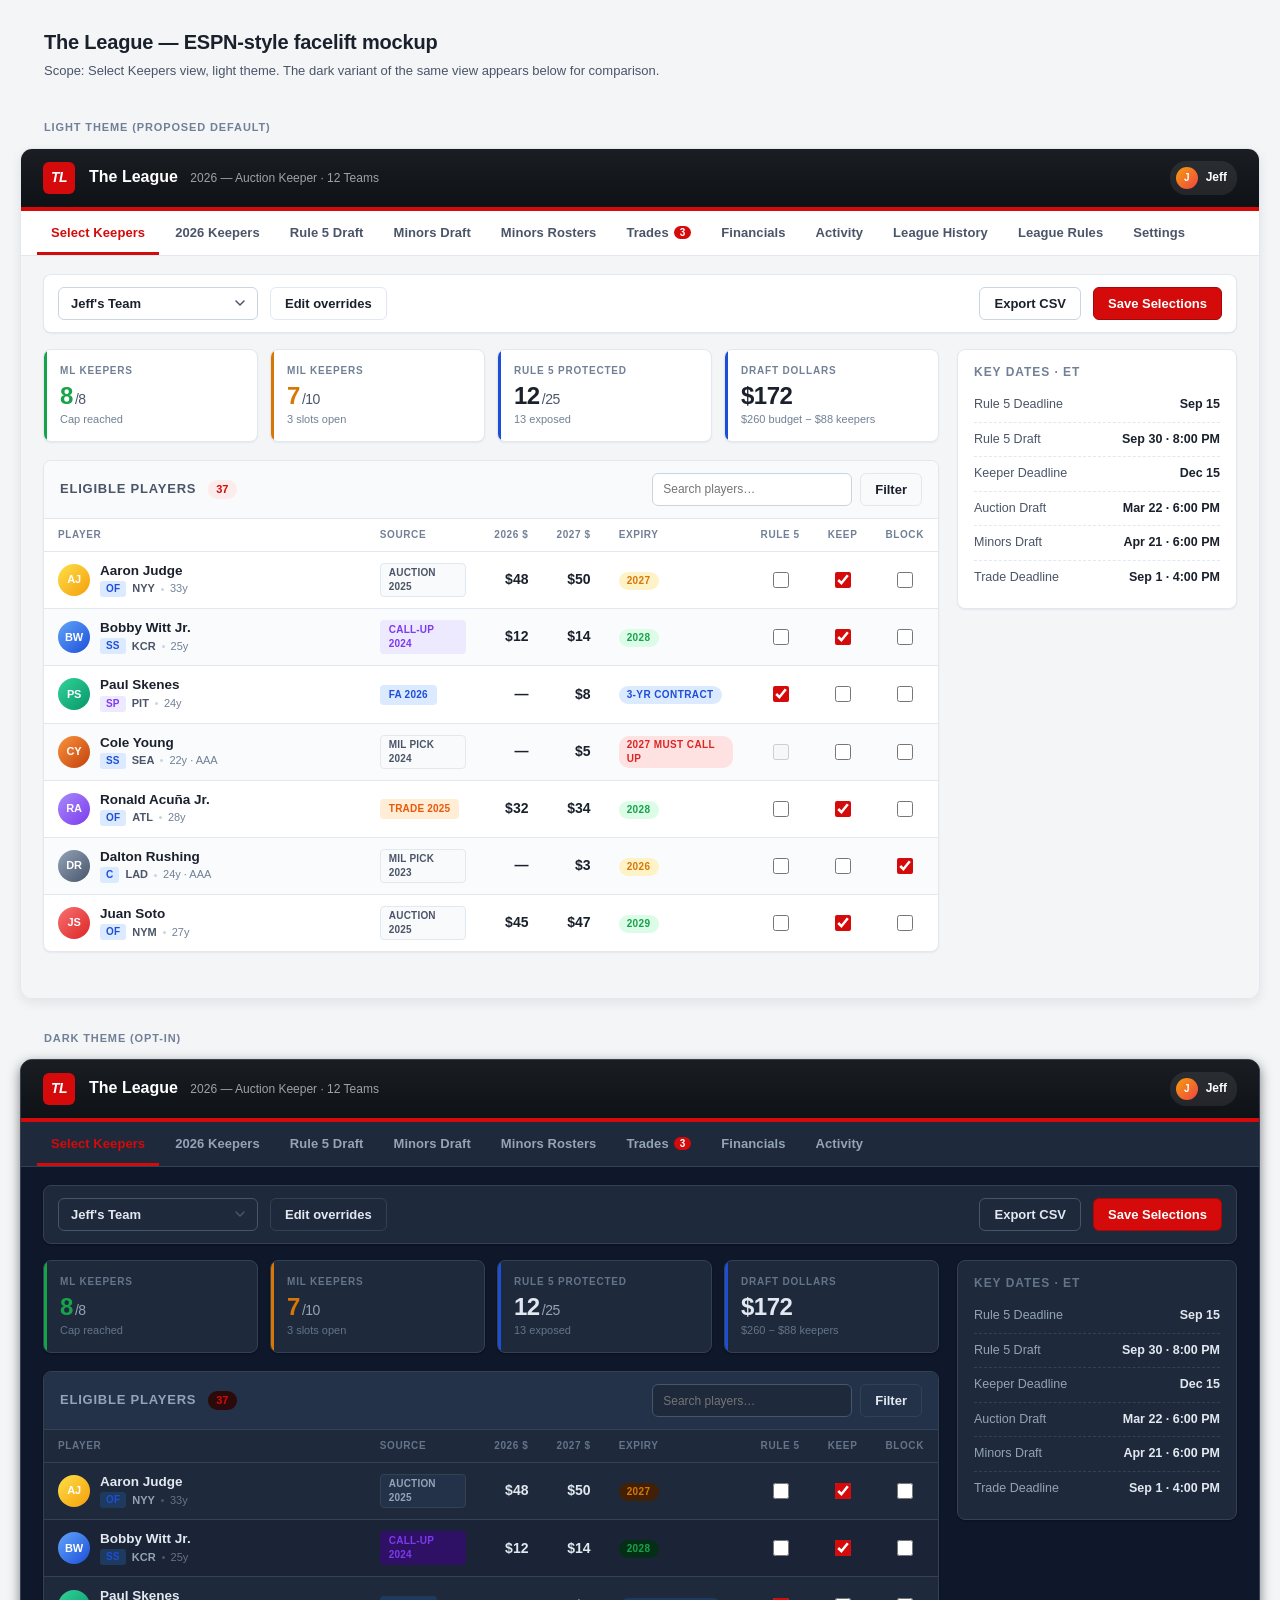
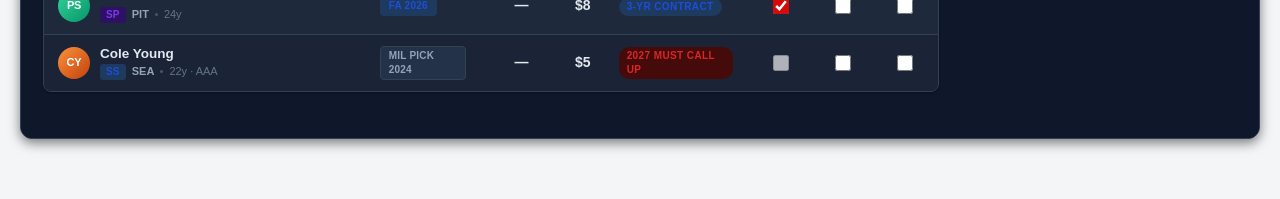
<file: mockups/espn-facelift.html>
<!DOCTYPE html>
<html lang="en">
<head>
<meta charset="UTF-8">
<meta name="viewport" content="width=device-width, initial-scale=1">
<title>The League — ESPN-style facelift mockup</title>
<style>
  /* ============================================================
     Mockup: an ESPN-inspired facelift for The League.
     One file, no JS, no external deps. Open in any browser.
     Shows the Eligible Keepers (Select Keepers) view as the
     canonical example. Light theme is the default; the dark
     variant is shown side-by-side at the bottom of the page.
     ============================================================ */

  :root {
    /* Brand */
    --brand:        #d50a0a;          /* ESPN red */
    --brand-dark:   #a40808;
    --brand-tint:   #fdecec;

    /* Surfaces (light) */
    --bg:           #f4f5f7;
    --surface:      #ffffff;
    --surface-2:    #f9fafb;
    --row-alt:      #fafbfc;

    /* Text */
    --text:         #1a202c;
    --text-2:       #4a5568;
    --text-3:       #718096;
    --text-inv:     #ffffff;

    /* Borders + shadows */
    --border:       #e2e8f0;
    --border-strong:#cbd5e0;
    --shadow-sm:    0 1px 2px rgba(15,23,42,0.06);
    --shadow:       0 1px 3px rgba(15,23,42,0.08), 0 0 0 1px rgba(15,23,42,0.04);
    --shadow-md:    0 4px 12px rgba(15,23,42,0.08);

    /* Status colors */
    --green:        #16a34a;
    --green-tint:   #dcfce7;
    --yellow:       #d97706;
    --yellow-tint:  #fef3c7;
    --orange:       #ea580c;
    --orange-tint:  #ffedd5;
    --red:          #dc2626;
    --red-tint:     #fee2e2;
    --accent:       #1d4ed8;
    --accent-tint:  #dbeafe;
    --purple:       #7c3aed;
    --purple-tint:  #ede9fe;
  }

  /* Dark variant — applied to .dark wrapper for the side-by-side comparison */
  .dark {
    --bg:           #0f172a;
    --surface:      #1e293b;
    --surface-2:    #233248;
    --row-alt:      #1a2436;
    --text:         #e2e8f0;
    --text-2:       #94a3b8;
    --text-3:       #64748b;
    --border:       #334155;
    --border-strong:#475569;
    --shadow-sm:    0 1px 2px rgba(0,0,0,0.35);
    --shadow:       0 1px 3px rgba(0,0,0,0.45), 0 0 0 1px rgba(255,255,255,0.04);
    --shadow-md:    0 4px 12px rgba(0,0,0,0.5);
    --brand-tint:   #2a0a0a;
    --green-tint:   #052e16;
    --yellow-tint:  #422006;
    --orange-tint:  #431407;
    --red-tint:     #450a0a;
    --accent-tint:  #1e3a5f;
    --purple-tint:  #2e1065;
  }

  * { box-sizing: border-box; }
  html, body { margin: 0; padding: 0; }
  body {
    font-family: -apple-system, BlinkMacSystemFont, "Segoe UI", Roboto, Helvetica, Arial, sans-serif;
    font-size: 14px;
    line-height: 1.4;
    color: var(--text);
    background: var(--bg);
    -webkit-font-smoothing: antialiased;
  }

  /* ===== Mockup comparison framing ===== */
  .mockup-meta {
    max-width: 1240px;
    margin: 0 auto;
    padding: 28px 24px 8px;
  }
  .mockup-meta h1 {
    margin: 0 0 6px;
    font-size: 20px;
    color: var(--text);
    letter-spacing: -0.01em;
  }
  .mockup-meta p {
    margin: 0;
    color: var(--text-2);
    font-size: 13px;
  }
  .variant-label {
    max-width: 1240px;
    margin: 32px auto 12px;
    padding: 0 24px;
    color: var(--text-3);
    font-size: 11px;
    text-transform: uppercase;
    letter-spacing: 0.08em;
    font-weight: 700;
  }

  /* ===== App shell ===== */
  .app {
    max-width: 1240px;
    margin: 0 auto;
    background: var(--bg);
    border: 1px solid var(--border);
    border-radius: 12px;
    overflow: hidden;
    box-shadow: var(--shadow-md);
  }
  .topbar {
    background: linear-gradient(180deg, #1a1d22 0%, #0e1115 100%);
    color: #fff;
    padding: 12px 22px;
    display: flex;
    align-items: center;
    gap: 14px;
    border-bottom: 4px solid var(--brand);
  }
  .topbar .logo {
    width: 32px; height: 32px;
    border-radius: 6px;
    background: var(--brand);
    color: #fff;
    display: flex; align-items: center; justify-content: center;
    font-weight: 900;
    font-style: italic;
    font-size: 14px;
    letter-spacing: -0.04em;
  }
  .topbar h1 {
    margin: 0;
    font-size: 16px;
    font-weight: 700;
    flex: 1;
  }
  .topbar h1 small {
    color: rgba(255,255,255,0.6);
    font-weight: 500;
    margin-left: 8px;
    font-size: 12px;
  }
  .topbar .user-chip {
    display: flex; align-items: center; gap: 8px;
    background: rgba(255,255,255,0.08);
    padding: 6px 10px 6px 6px;
    border-radius: 16px;
    font-size: 12px;
    font-weight: 600;
  }
  .topbar .user-chip .avatar {
    width: 22px; height: 22px;
    border-radius: 50%;
    background: linear-gradient(135deg, #f59e0b, #ef4444);
    display: flex; align-items: center; justify-content: center;
    font-size: 10px;
    font-weight: 800;
    color: #fff;
  }

  /* ===== Nav tabs (pill style) ===== */
  .nav {
    background: var(--surface);
    border-bottom: 1px solid var(--border);
    padding: 0 16px;
    display: flex;
    gap: 2px;
    overflow-x: auto;
  }
  .nav button {
    background: none;
    border: none;
    color: var(--text-2);
    font-size: 13px;
    font-weight: 600;
    padding: 14px 14px 12px;
    cursor: pointer;
    position: relative;
    white-space: nowrap;
    letter-spacing: 0.005em;
    border-bottom: 3px solid transparent;
    transition: color 0.12s, border-color 0.12s;
  }
  .nav button:hover {
    color: var(--text);
    background: var(--surface-2);
  }
  .nav button.active {
    color: var(--brand);
    border-bottom-color: var(--brand);
  }
  .nav button .count {
    margin-left: 5px;
    font-size: 10px;
    background: var(--brand);
    color: #fff;
    padding: 1px 6px;
    border-radius: 8px;
    font-weight: 700;
    vertical-align: 1px;
  }

  /* ===== Page content ===== */
  .page {
    padding: 18px 22px 28px;
    background: var(--bg);
  }
  .page-toolbar {
    background: var(--surface);
    border: 1px solid var(--border);
    border-radius: 8px;
    padding: 12px 14px;
    display: flex;
    align-items: center;
    gap: 12px;
    margin-bottom: 16px;
    box-shadow: var(--shadow-sm);
    flex-wrap: wrap;
  }
  .select {
    appearance: none;
    -webkit-appearance: none;
    background: var(--surface);
    border: 1px solid var(--border-strong);
    border-radius: 6px;
    padding: 8px 32px 8px 12px;
    font-size: 13px;
    font-weight: 600;
    color: var(--text);
    cursor: pointer;
    background-image: url('data:image/svg+xml;utf8,<svg xmlns="http://www.w3.org/2000/svg" width="10" height="6" viewBox="0 0 10 6" fill="none"><path d="M1 1l4 4 4-4" stroke="%234a5568" stroke-width="1.5" stroke-linecap="round" stroke-linejoin="round"/></svg>');
    background-repeat: no-repeat;
    background-position: right 12px center;
    min-width: 200px;
  }
  .btn {
    background: var(--surface);
    border: 1px solid var(--border-strong);
    color: var(--text);
    font-size: 13px;
    font-weight: 600;
    padding: 8px 14px;
    border-radius: 6px;
    cursor: pointer;
  }
  .btn:hover { background: var(--surface-2); }
  .btn.primary {
    background: var(--brand);
    border-color: var(--brand-dark);
    color: #fff;
  }
  .btn.primary:hover { background: var(--brand-dark); }
  .btn.ghost {
    background: transparent;
    border-color: var(--border);
  }
  .toolbar-spacer { flex: 1; }

  /* ===== Summary stat cards ===== */
  .stat-row {
    display: grid;
    grid-template-columns: repeat(4, 1fr);
    gap: 12px;
    margin-bottom: 18px;
  }
  .stat-card {
    background: var(--surface);
    border: 1px solid var(--border);
    border-radius: 8px;
    padding: 14px 16px;
    box-shadow: var(--shadow-sm);
    position: relative;
    overflow: hidden;
  }
  .stat-card::before {
    content: "";
    position: absolute;
    left: 0; top: 0; bottom: 0;
    width: 3px;
    background: var(--accent);
  }
  .stat-card.good::before { background: var(--green); }
  .stat-card.warn::before { background: var(--yellow); }
  .stat-card.danger::before { background: var(--red); }
  .stat-card .label {
    text-transform: uppercase;
    font-size: 10px;
    letter-spacing: 0.08em;
    color: var(--text-3);
    font-weight: 700;
    margin-bottom: 6px;
  }
  .stat-card .value {
    font-size: 24px;
    font-weight: 800;
    color: var(--text);
    line-height: 1;
    letter-spacing: -0.02em;
  }
  .stat-card .value .unit {
    font-size: 14px;
    color: var(--text-2);
    font-weight: 500;
    margin-left: 2px;
  }
  .stat-card .sub {
    font-size: 11px;
    color: var(--text-3);
    margin-top: 4px;
  }
  .stat-card.good .value { color: var(--green); }
  .stat-card.danger .value { color: var(--red); }
  .stat-card.warn .value { color: var(--yellow); }

  /* ===== Section card ===== */
  .section-card {
    background: var(--surface);
    border: 1px solid var(--border);
    border-radius: 8px;
    overflow: hidden;
    box-shadow: var(--shadow-sm);
    margin-bottom: 18px;
  }
  .section-head {
    display: flex;
    align-items: center;
    gap: 12px;
    padding: 12px 16px;
    border-bottom: 1px solid var(--border);
    background: var(--surface-2);
  }
  .section-head h2 {
    margin: 0;
    font-size: 13px;
    font-weight: 700;
    text-transform: uppercase;
    letter-spacing: 0.06em;
    color: var(--text-2);
  }
  .section-head .pill {
    background: var(--brand-tint);
    color: var(--brand);
    padding: 2px 8px;
    border-radius: 10px;
    font-size: 11px;
    font-weight: 700;
  }
  .section-head .actions { margin-left: auto; display: flex; gap: 8px; }
  .section-head input[type="search"] {
    background: var(--surface);
    border: 1px solid var(--border-strong);
    border-radius: 6px;
    padding: 6px 10px;
    font-size: 12px;
    width: 200px;
    color: var(--text);
  }

  /* ===== Player table ===== */
  table.players {
    width: 100%;
    border-collapse: collapse;
  }
  table.players th, table.players td {
    padding: 0;
    vertical-align: middle;
  }
  table.players thead th {
    background: var(--surface);
    text-align: left;
    text-transform: uppercase;
    font-size: 10px;
    letter-spacing: 0.06em;
    color: var(--text-3);
    font-weight: 700;
    padding: 9px 14px;
    border-bottom: 1px solid var(--border);
    white-space: nowrap;
  }
  table.players thead th.num { text-align: right; }
  table.players thead th.center { text-align: center; }
  table.players tbody td {
    padding: 11px 14px;
    border-bottom: 1px solid var(--border);
    color: var(--text);
  }
  table.players tbody tr:nth-child(even) td { background: var(--row-alt); }
  table.players tbody tr:hover td { background: var(--brand-tint); }
  table.players tbody tr:last-child td { border-bottom: none; }
  table.players td.num {
    text-align: right;
    font-variant-numeric: tabular-nums;
    font-weight: 600;
  }
  table.players td.center { text-align: center; }

  /* Player cell — avatar + name + meta */
  .player-cell {
    display: flex;
    align-items: center;
    gap: 10px;
  }
  .player-avatar {
    width: 32px; height: 32px;
    border-radius: 50%;
    background: linear-gradient(135deg, #94a3b8, #475569);
    flex-shrink: 0;
    display: flex; align-items: center; justify-content: center;
    color: #fff;
    font-size: 11px;
    font-weight: 800;
    letter-spacing: -0.02em;
  }
  .player-info {
    min-width: 0;
  }
  .player-name {
    font-weight: 700;
    font-size: 13.5px;
    color: var(--text);
    line-height: 1.2;
  }
  .player-meta {
    display: flex;
    align-items: center;
    gap: 6px;
    margin-top: 2px;
    color: var(--text-3);
    font-size: 11px;
    font-weight: 500;
  }
  .pos-badge {
    background: var(--accent-tint);
    color: var(--accent);
    padding: 1px 6px;
    border-radius: 3px;
    font-size: 10px;
    font-weight: 800;
    letter-spacing: 0.02em;
  }
  .pos-badge.p { background: var(--purple-tint); color: var(--purple); }
  .team-chip {
    font-weight: 700;
    color: var(--text-2);
  }
  .player-meta .dot {
    width: 3px; height: 3px;
    border-radius: 50%;
    background: var(--border-strong);
  }

  /* Status / contract pills */
  .pill-tag {
    display: inline-block;
    padding: 2px 8px;
    border-radius: 10px;
    font-size: 10px;
    font-weight: 700;
    text-transform: uppercase;
    letter-spacing: 0.04em;
  }
  .pill-tag.keep { background: var(--green-tint); color: var(--green); }
  .pill-tag.expiring { background: var(--yellow-tint); color: var(--yellow); }
  .pill-tag.final { background: var(--red-tint); color: var(--red); }
  .pill-tag.new { background: var(--accent-tint); color: var(--accent); }

  /* Checkbox cells */
  .check-cell {
    display: flex; justify-content: center; align-items: center;
  }
  .check-cell input { width: 16px; height: 16px; accent-color: var(--brand); cursor: pointer; }

  /* Source badge */
  .source-badge {
    display: inline-block;
    padding: 2px 8px;
    border-radius: 4px;
    font-size: 10px;
    font-weight: 700;
    color: var(--text-2);
    background: var(--surface-2);
    border: 1px solid var(--border);
    letter-spacing: 0.02em;
    text-transform: uppercase;
  }
  .source-badge.fa { color: var(--accent); background: var(--accent-tint); border-color: transparent; }
  .source-badge.callup { color: var(--purple); background: var(--purple-tint); border-color: transparent; }
  .source-badge.trade { color: var(--orange); background: var(--orange-tint); border-color: transparent; }

  /* Key dates rail */
  .layout {
    display: grid;
    grid-template-columns: 1fr 280px;
    gap: 18px;
  }
  .key-dates {
    background: var(--surface);
    border: 1px solid var(--border);
    border-radius: 8px;
    padding: 14px 16px;
    box-shadow: var(--shadow-sm);
    align-self: flex-start;
    height: fit-content;
  }
  .key-dates h3 {
    margin: 0 0 8px;
    font-size: 12px;
    text-transform: uppercase;
    letter-spacing: 0.08em;
    color: var(--text-3);
    font-weight: 700;
  }
  .key-date-row {
    display: flex;
    justify-content: space-between;
    padding: 8px 0;
    border-bottom: 1px dashed var(--border);
    font-size: 12.5px;
  }
  .key-date-row:last-child { border-bottom: none; }
  .key-date-row .lbl { color: var(--text-2); }
  .key-date-row .val { color: var(--text); font-weight: 600; }

  /* Toolbar dark-mode toggle (mockup helper) */
  .dm-toggle {
    position: fixed;
    bottom: 24px;
    right: 24px;
    background: var(--surface);
    border: 1px solid var(--border-strong);
    color: var(--text);
    border-radius: 24px;
    padding: 10px 16px;
    font-size: 12px;
    font-weight: 600;
    box-shadow: var(--shadow-md);
    cursor: pointer;
    z-index: 100;
  }

  @media (max-width: 900px) {
    .stat-row { grid-template-columns: repeat(2, 1fr); }
    .layout { grid-template-columns: 1fr; }
    .key-dates { order: -1; }
  }
</style>
</head>
<body>

<div class="mockup-meta">
  <h1>The League — ESPN-style facelift mockup</h1>
  <p>Scope: Select Keepers view, light theme. The dark variant of the same view appears below for comparison.</p>
</div>

<!-- ============ LIGHT VARIANT ============ -->
<div class="variant-label">Light theme (proposed default)</div>
<div class="app">

  <!-- Topbar -->
  <header class="topbar">
    <div class="logo">TL</div>
    <h1>The League <small>2026 — Auction Keeper · 12 Teams</small></h1>
    <div class="user-chip">
      <div class="avatar">J</div>
      <span>Jeff</span>
    </div>
  </header>

  <!-- Nav -->
  <nav class="nav">
    <button class="active">Select Keepers</button>
    <button>2026 Keepers</button>
    <button>Rule 5 Draft</button>
    <button>Minors Draft</button>
    <button>Minors Rosters</button>
    <button>Trades<span class="count">3</span></button>
    <button>Financials</button>
    <button>Activity</button>
    <button>League History</button>
    <button>League Rules</button>
    <button>Settings</button>
  </nav>

  <!-- Page content -->
  <main class="page">

    <!-- Toolbar -->
    <div class="page-toolbar">
      <select class="select">
        <option>Jeff's Team</option>
        <option>All Teams Summary</option>
        <option>Matt</option>
        <option>Dave</option>
      </select>
      <button class="btn ghost">Edit overrides</button>
      <div class="toolbar-spacer"></div>
      <button class="btn">Export CSV</button>
      <button class="btn primary">Save Selections</button>
    </div>

    <div class="layout">
      <div>
        <!-- Stat row -->
        <div class="stat-row">
          <div class="stat-card good">
            <div class="label">ML Keepers</div>
            <div class="value">8<span class="unit">/8</span></div>
            <div class="sub">Cap reached</div>
          </div>
          <div class="stat-card warn">
            <div class="label">MiL Keepers</div>
            <div class="value">7<span class="unit">/10</span></div>
            <div class="sub">3 slots open</div>
          </div>
          <div class="stat-card">
            <div class="label">Rule 5 Protected</div>
            <div class="value">12<span class="unit">/25</span></div>
            <div class="sub">13 exposed</div>
          </div>
          <div class="stat-card">
            <div class="label">Draft Dollars</div>
            <div class="value">$172</div>
            <div class="sub">$260 budget − $88 keepers</div>
          </div>
        </div>

        <!-- Player table -->
        <section class="section-card">
          <div class="section-head">
            <h2>Eligible Players</h2>
            <span class="pill">37</span>
            <div class="actions">
              <input type="search" placeholder="Search players…">
              <button class="btn ghost">Filter</button>
            </div>
          </div>
          <table class="players">
            <thead>
              <tr>
                <th style="width:36%">Player</th>
                <th>Source</th>
                <th class="num">2026 $</th>
                <th class="num">2027 $</th>
                <th>Expiry</th>
                <th class="center">Rule 5</th>
                <th class="center">Keep</th>
                <th class="center">Block</th>
              </tr>
            </thead>
            <tbody>
              <tr>
                <td>
                  <div class="player-cell">
                    <div class="player-avatar" style="background:linear-gradient(135deg,#fde047,#f59e0b)">AJ</div>
                    <div class="player-info">
                      <div class="player-name">Aaron Judge</div>
                      <div class="player-meta"><span class="pos-badge">OF</span><span class="team-chip">NYY</span><span class="dot"></span><span>33y</span></div>
                    </div>
                  </div>
                </td>
                <td><span class="source-badge">Auction 2025</span></td>
                <td class="num">$48</td>
                <td class="num">$50</td>
                <td><span class="pill-tag expiring">2027</span></td>
                <td class="center"><div class="check-cell"><input type="checkbox"></div></td>
                <td class="center"><div class="check-cell"><input type="checkbox" checked></div></td>
                <td class="center"><div class="check-cell"><input type="checkbox"></div></td>
              </tr>
              <tr>
                <td>
                  <div class="player-cell">
                    <div class="player-avatar" style="background:linear-gradient(135deg,#60a5fa,#1d4ed8)">BW</div>
                    <div class="player-info">
                      <div class="player-name">Bobby Witt Jr.</div>
                      <div class="player-meta"><span class="pos-badge">SS</span><span class="team-chip">KCR</span><span class="dot"></span><span>25y</span></div>
                    </div>
                  </div>
                </td>
                <td><span class="source-badge callup">Call-up 2024</span></td>
                <td class="num">$12</td>
                <td class="num">$14</td>
                <td><span class="pill-tag keep">2028</span></td>
                <td class="center"><div class="check-cell"><input type="checkbox"></div></td>
                <td class="center"><div class="check-cell"><input type="checkbox" checked></div></td>
                <td class="center"><div class="check-cell"><input type="checkbox"></div></td>
              </tr>
              <tr>
                <td>
                  <div class="player-cell">
                    <div class="player-avatar" style="background:linear-gradient(135deg,#34d399,#059669)">PS</div>
                    <div class="player-info">
                      <div class="player-name">Paul Skenes</div>
                      <div class="player-meta"><span class="pos-badge p">SP</span><span class="team-chip">PIT</span><span class="dot"></span><span>24y</span></div>
                    </div>
                  </div>
                </td>
                <td><span class="source-badge fa">FA 2026</span></td>
                <td class="num">—</td>
                <td class="num">$8</td>
                <td><span class="pill-tag new">3-yr contract</span></td>
                <td class="center"><div class="check-cell"><input type="checkbox" checked></div></td>
                <td class="center"><div class="check-cell"><input type="checkbox"></div></td>
                <td class="center"><div class="check-cell"><input type="checkbox"></div></td>
              </tr>
              <tr>
                <td>
                  <div class="player-cell">
                    <div class="player-avatar" style="background:linear-gradient(135deg,#fb923c,#c2410c)">CY</div>
                    <div class="player-info">
                      <div class="player-name">Cole Young</div>
                      <div class="player-meta"><span class="pos-badge">SS</span><span class="team-chip">SEA</span><span class="dot"></span><span>22y · AAA</span></div>
                    </div>
                  </div>
                </td>
                <td><span class="source-badge">MiL Pick 2024</span></td>
                <td class="num">—</td>
                <td class="num">$5</td>
                <td><span class="pill-tag final">2027 Must Call Up</span></td>
                <td class="center"><div class="check-cell"><input type="checkbox" disabled></div></td>
                <td class="center"><div class="check-cell"><input type="checkbox"></div></td>
                <td class="center"><div class="check-cell"><input type="checkbox"></div></td>
              </tr>
              <tr>
                <td>
                  <div class="player-cell">
                    <div class="player-avatar" style="background:linear-gradient(135deg,#a78bfa,#7c3aed)">RA</div>
                    <div class="player-info">
                      <div class="player-name">Ronald Acuña Jr.</div>
                      <div class="player-meta"><span class="pos-badge">OF</span><span class="team-chip">ATL</span><span class="dot"></span><span>28y</span></div>
                    </div>
                  </div>
                </td>
                <td><span class="source-badge trade">Trade 2025</span></td>
                <td class="num">$32</td>
                <td class="num">$34</td>
                <td><span class="pill-tag keep">2028</span></td>
                <td class="center"><div class="check-cell"><input type="checkbox"></div></td>
                <td class="center"><div class="check-cell"><input type="checkbox" checked></div></td>
                <td class="center"><div class="check-cell"><input type="checkbox"></div></td>
              </tr>
              <tr>
                <td>
                  <div class="player-cell">
                    <div class="player-avatar" style="background:linear-gradient(135deg,#94a3b8,#475569)">DR</div>
                    <div class="player-info">
                      <div class="player-name">Dalton Rushing</div>
                      <div class="player-meta"><span class="pos-badge">C</span><span class="team-chip">LAD</span><span class="dot"></span><span>24y · AAA</span></div>
                    </div>
                  </div>
                </td>
                <td><span class="source-badge">MiL Pick 2023</span></td>
                <td class="num">—</td>
                <td class="num">$3</td>
                <td><span class="pill-tag expiring">2026</span></td>
                <td class="center"><div class="check-cell"><input type="checkbox"></div></td>
                <td class="center"><div class="check-cell"><input type="checkbox"></div></td>
                <td class="center"><div class="check-cell"><input type="checkbox" checked></div></td>
              </tr>
              <tr>
                <td>
                  <div class="player-cell">
                    <div class="player-avatar" style="background:linear-gradient(135deg,#f87171,#dc2626)">JS</div>
                    <div class="player-info">
                      <div class="player-name">Juan Soto</div>
                      <div class="player-meta"><span class="pos-badge">OF</span><span class="team-chip">NYM</span><span class="dot"></span><span>27y</span></div>
                    </div>
                  </div>
                </td>
                <td><span class="source-badge">Auction 2025</span></td>
                <td class="num">$45</td>
                <td class="num">$47</td>
                <td><span class="pill-tag keep">2029</span></td>
                <td class="center"><div class="check-cell"><input type="checkbox"></div></td>
                <td class="center"><div class="check-cell"><input type="checkbox" checked></div></td>
                <td class="center"><div class="check-cell"><input type="checkbox"></div></td>
              </tr>
            </tbody>
          </table>
        </section>
      </div>

      <!-- Key Dates rail -->
      <aside class="key-dates">
        <h3>Key Dates · ET</h3>
        <div class="key-date-row"><span class="lbl">Rule 5 Deadline</span><span class="val">Sep 15</span></div>
        <div class="key-date-row"><span class="lbl">Rule 5 Draft</span><span class="val">Sep 30 · 8:00 PM</span></div>
        <div class="key-date-row"><span class="lbl">Keeper Deadline</span><span class="val">Dec 15</span></div>
        <div class="key-date-row"><span class="lbl">Auction Draft</span><span class="val">Mar 22 · 6:00 PM</span></div>
        <div class="key-date-row"><span class="lbl">Minors Draft</span><span class="val">Apr 21 · 6:00 PM</span></div>
        <div class="key-date-row"><span class="lbl">Trade Deadline</span><span class="val">Sep 1 · 4:00 PM</span></div>
      </aside>
    </div>
  </main>
</div>

<!-- ============ DARK VARIANT ============ -->
<div class="variant-label">Dark theme (opt-in)</div>
<div class="dark">
  <div class="app">
    <header class="topbar">
      <div class="logo">TL</div>
      <h1>The League <small>2026 — Auction Keeper · 12 Teams</small></h1>
      <div class="user-chip">
        <div class="avatar">J</div>
        <span>Jeff</span>
      </div>
    </header>
    <nav class="nav">
      <button class="active">Select Keepers</button>
      <button>2026 Keepers</button>
      <button>Rule 5 Draft</button>
      <button>Minors Draft</button>
      <button>Minors Rosters</button>
      <button>Trades<span class="count">3</span></button>
      <button>Financials</button>
      <button>Activity</button>
    </nav>
    <main class="page">
      <div class="page-toolbar">
        <select class="select"><option>Jeff's Team</option></select>
        <button class="btn ghost">Edit overrides</button>
        <div class="toolbar-spacer"></div>
        <button class="btn">Export CSV</button>
        <button class="btn primary">Save Selections</button>
      </div>
      <div class="layout">
        <div>
          <div class="stat-row">
            <div class="stat-card good"><div class="label">ML Keepers</div><div class="value">8<span class="unit">/8</span></div><div class="sub">Cap reached</div></div>
            <div class="stat-card warn"><div class="label">MiL Keepers</div><div class="value">7<span class="unit">/10</span></div><div class="sub">3 slots open</div></div>
            <div class="stat-card"><div class="label">Rule 5 Protected</div><div class="value">12<span class="unit">/25</span></div><div class="sub">13 exposed</div></div>
            <div class="stat-card"><div class="label">Draft Dollars</div><div class="value">$172</div><div class="sub">$260 − $88 keepers</div></div>
          </div>
          <section class="section-card">
            <div class="section-head">
              <h2>Eligible Players</h2>
              <span class="pill">37</span>
              <div class="actions"><input type="search" placeholder="Search players…"><button class="btn ghost">Filter</button></div>
            </div>
            <table class="players">
              <thead>
                <tr>
                  <th style="width:36%">Player</th>
                  <th>Source</th>
                  <th class="num">2026 $</th>
                  <th class="num">2027 $</th>
                  <th>Expiry</th>
                  <th class="center">Rule 5</th>
                  <th class="center">Keep</th>
                  <th class="center">Block</th>
                </tr>
              </thead>
              <tbody>
                <tr>
                  <td><div class="player-cell"><div class="player-avatar" style="background:linear-gradient(135deg,#fde047,#f59e0b)">AJ</div><div class="player-info"><div class="player-name">Aaron Judge</div><div class="player-meta"><span class="pos-badge">OF</span><span class="team-chip">NYY</span><span class="dot"></span><span>33y</span></div></div></div></td>
                  <td><span class="source-badge">Auction 2025</span></td>
                  <td class="num">$48</td><td class="num">$50</td>
                  <td><span class="pill-tag expiring">2027</span></td>
                  <td class="center"><div class="check-cell"><input type="checkbox"></div></td>
                  <td class="center"><div class="check-cell"><input type="checkbox" checked></div></td>
                  <td class="center"><div class="check-cell"><input type="checkbox"></div></td>
                </tr>
                <tr>
                  <td><div class="player-cell"><div class="player-avatar" style="background:linear-gradient(135deg,#60a5fa,#1d4ed8)">BW</div><div class="player-info"><div class="player-name">Bobby Witt Jr.</div><div class="player-meta"><span class="pos-badge">SS</span><span class="team-chip">KCR</span><span class="dot"></span><span>25y</span></div></div></div></td>
                  <td><span class="source-badge callup">Call-up 2024</span></td>
                  <td class="num">$12</td><td class="num">$14</td>
                  <td><span class="pill-tag keep">2028</span></td>
                  <td class="center"><div class="check-cell"><input type="checkbox"></div></td>
                  <td class="center"><div class="check-cell"><input type="checkbox" checked></div></td>
                  <td class="center"><div class="check-cell"><input type="checkbox"></div></td>
                </tr>
                <tr>
                  <td><div class="player-cell"><div class="player-avatar" style="background:linear-gradient(135deg,#34d399,#059669)">PS</div><div class="player-info"><div class="player-name">Paul Skenes</div><div class="player-meta"><span class="pos-badge p">SP</span><span class="team-chip">PIT</span><span class="dot"></span><span>24y</span></div></div></div></td>
                  <td><span class="source-badge fa">FA 2026</span></td>
                  <td class="num">—</td><td class="num">$8</td>
                  <td><span class="pill-tag new">3-yr contract</span></td>
                  <td class="center"><div class="check-cell"><input type="checkbox" checked></div></td>
                  <td class="center"><div class="check-cell"><input type="checkbox"></div></td>
                  <td class="center"><div class="check-cell"><input type="checkbox"></div></td>
                </tr>
                <tr>
                  <td><div class="player-cell"><div class="player-avatar" style="background:linear-gradient(135deg,#fb923c,#c2410c)">CY</div><div class="player-info"><div class="player-name">Cole Young</div><div class="player-meta"><span class="pos-badge">SS</span><span class="team-chip">SEA</span><span class="dot"></span><span>22y · AAA</span></div></div></div></td>
                  <td><span class="source-badge">MiL Pick 2024</span></td>
                  <td class="num">—</td><td class="num">$5</td>
                  <td><span class="pill-tag final">2027 Must Call Up</span></td>
                  <td class="center"><div class="check-cell"><input type="checkbox" disabled></div></td>
                  <td class="center"><div class="check-cell"><input type="checkbox"></div></td>
                  <td class="center"><div class="check-cell"><input type="checkbox"></div></td>
                </tr>
              </tbody>
            </table>
          </section>
        </div>
        <aside class="key-dates">
          <h3>Key Dates · ET</h3>
          <div class="key-date-row"><span class="lbl">Rule 5 Deadline</span><span class="val">Sep 15</span></div>
          <div class="key-date-row"><span class="lbl">Rule 5 Draft</span><span class="val">Sep 30 · 8:00 PM</span></div>
          <div class="key-date-row"><span class="lbl">Keeper Deadline</span><span class="val">Dec 15</span></div>
          <div class="key-date-row"><span class="lbl">Auction Draft</span><span class="val">Mar 22 · 6:00 PM</span></div>
          <div class="key-date-row"><span class="lbl">Minors Draft</span><span class="val">Apr 21 · 6:00 PM</span></div>
          <div class="key-date-row"><span class="lbl">Trade Deadline</span><span class="val">Sep 1 · 4:00 PM</span></div>
        </aside>
      </div>
    </main>
  </div>
</div>

<div style="height:60px"></div>

</body>
</html>
</file>
<file: mockups/v2/styles.css>
/* ============================================================
   The League — ESPN-style facelift mockup (v2)
   Shared stylesheet for the multi-view mockup. Pure CSS, no
   framework. Fully independent of the live app's styles.css.
   ============================================================ */

:root {
  /* Brand */
  --brand:        #d50a0a;
  --brand-dark:   #a40808;
  --brand-tint:   #fdecec;

  /* Surfaces (light default) */
  --bg:           #f4f5f7;
  --surface:      #ffffff;
  --surface-2:    #f9fafb;
  --surface-3:    #f1f5f9;
  --row-alt:      #fafbfc;

  /* Text */
  --text:         #1a202c;
  --text-2:       #4a5568;
  --text-3:       #718096;
  --text-inv:     #ffffff;

  /* Borders + shadows */
  --border:       #e2e8f0;
  --border-strong:#cbd5e0;
  --shadow-sm:    0 1px 2px rgba(15,23,42,0.06);
  --shadow:       0 1px 3px rgba(15,23,42,0.08), 0 0 0 1px rgba(15,23,42,0.04);
  --shadow-md:    0 4px 12px rgba(15,23,42,0.08);

  /* Status colors */
  --green:        #16a34a;
  --green-tint:   #dcfce7;
  --yellow:       #d97706;
  --yellow-tint:  #fef3c7;
  --orange:       #ea580c;
  --orange-tint:  #ffedd5;
  --red:          #dc2626;
  --red-tint:     #fee2e2;
  --accent:       #1d4ed8;
  --accent-tint:  #dbeafe;
  --purple:       #7c3aed;
  --purple-tint:  #ede9fe;
}

body.dark {
  --bg:           #0f172a;
  --surface:      #1e293b;
  --surface-2:    #233248;
  --surface-3:    #2a3a52;
  --row-alt:      #1a2436;
  --text:         #e2e8f0;
  --text-2:       #94a3b8;
  --text-3:       #64748b;
  --border:       #334155;
  --border-strong:#475569;
  --shadow-sm:    0 1px 2px rgba(0,0,0,0.35);
  --shadow:       0 1px 3px rgba(0,0,0,0.45), 0 0 0 1px rgba(255,255,255,0.04);
  --shadow-md:    0 4px 12px rgba(0,0,0,0.5);
  --brand-tint:   #2a0a0a;
  --green-tint:   #052e16;
  --yellow-tint:  #422006;
  --orange-tint:  #431407;
  --red-tint:     #450a0a;
  --accent-tint:  #1e3a5f;
  --purple-tint:  #2e1065;
}

* { box-sizing: border-box; }
html, body { margin: 0; padding: 0; }
body {
  font-family: -apple-system, BlinkMacSystemFont, "Segoe UI", Roboto, Helvetica, Arial, sans-serif;
  font-size: 14px;
  line-height: 1.4;
  color: var(--text);
  background: var(--bg);
  -webkit-font-smoothing: antialiased;
  min-height: 100vh;
}
a { color: inherit; text-decoration: none; }
button { font-family: inherit; }

/* ============================================================
   App shell
   ============================================================ */
.app {
  max-width: 1320px;
  margin: 0 auto;
  background: var(--bg);
  min-height: 100vh;
}
.topbar {
  background: linear-gradient(180deg, #1a1d22 0%, #0e1115 100%);
  color: #fff;
  padding: 12px 22px;
  display: flex;
  align-items: center;
  gap: 14px;
  border-bottom: 4px solid var(--brand);
  position: sticky;
  top: 0;
  z-index: 50;
}
.topbar .logo {
  width: 32px; height: 32px;
  border-radius: 6px;
  background: var(--brand);
  color: #fff;
  display: flex; align-items: center; justify-content: center;
  font-weight: 900;
  font-style: italic;
  font-size: 14px;
  letter-spacing: -0.04em;
}
.topbar h1 {
  margin: 0;
  font-size: 16px;
  font-weight: 700;
  flex: 1;
}
.topbar h1 small {
  color: rgba(255,255,255,0.6);
  font-weight: 500;
  margin-left: 8px;
  font-size: 12px;
}
.topbar .user-chip {
  display: flex; align-items: center; gap: 8px;
  background: rgba(255,255,255,0.08);
  padding: 6px 10px 6px 6px;
  border-radius: 16px;
  font-size: 12px;
  font-weight: 600;
  cursor: pointer;
}
.topbar .user-chip .avatar {
  width: 22px; height: 22px;
  border-radius: 50%;
  background: linear-gradient(135deg, #f59e0b, #ef4444);
  display: flex; align-items: center; justify-content: center;
  font-size: 10px;
  font-weight: 800;
  color: #fff;
}

/* Nav */
.nav {
  background: var(--surface);
  border-bottom: 1px solid var(--border);
  padding: 0 16px;
  display: flex;
  gap: 2px;
  overflow-x: auto;
  position: sticky;
  top: 56px;
  z-index: 40;
}
.nav a {
  background: none;
  border: none;
  color: var(--text-2);
  font-size: 13px;
  font-weight: 600;
  padding: 14px 14px 12px;
  cursor: pointer;
  position: relative;
  white-space: nowrap;
  border-bottom: 3px solid transparent;
  transition: color 0.12s, border-color 0.12s, background 0.12s;
  display: inline-block;
  text-decoration: none;
}
.nav a:hover {
  color: var(--text);
  background: var(--surface-2);
}
.nav a.active {
  color: var(--brand);
  border-bottom-color: var(--brand);
}
.nav a .count {
  margin-left: 5px;
  font-size: 10px;
  background: var(--brand);
  color: #fff;
  padding: 1px 6px;
  border-radius: 8px;
  font-weight: 700;
  vertical-align: 1px;
}
.nav a .count.gray {
  background: var(--text-3);
}

/* Theme toggle */
.theme-toggle {
  position: fixed;
  bottom: 20px;
  right: 20px;
  background: var(--surface);
  border: 1px solid var(--border-strong);
  color: var(--text);
  border-radius: 24px;
  padding: 10px 16px;
  font-size: 12px;
  font-weight: 600;
  box-shadow: var(--shadow-md);
  cursor: pointer;
  z-index: 100;
}

/* ============================================================
   Page
   ============================================================ */
.page {
  padding: 18px 22px 40px;
  background: var(--bg);
}
.page-title {
  display: flex;
  align-items: baseline;
  gap: 12px;
  margin: 0 0 14px;
}
.page-title h2 {
  margin: 0;
  font-size: 22px;
  font-weight: 800;
  letter-spacing: -0.01em;
  color: var(--text);
}
.page-title .meta {
  color: var(--text-3);
  font-size: 13px;
}

.page-toolbar {
  background: var(--surface);
  border: 1px solid var(--border);
  border-radius: 8px;
  padding: 12px 14px;
  display: flex;
  align-items: center;
  gap: 12px;
  margin-bottom: 16px;
  box-shadow: var(--shadow-sm);
  flex-wrap: wrap;
}
.toolbar-spacer { flex: 1; }

/* ============================================================
   Form controls
   ============================================================ */
.select {
  appearance: none;
  -webkit-appearance: none;
  background: var(--surface);
  border: 1px solid var(--border-strong);
  border-radius: 6px;
  padding: 8px 32px 8px 12px;
  font-size: 13px;
  font-weight: 600;
  color: var(--text);
  cursor: pointer;
  background-image: url('data:image/svg+xml;utf8,<svg xmlns="http://www.w3.org/2000/svg" width="10" height="6" viewBox="0 0 10 6" fill="none"><path d="M1 1l4 4 4-4" stroke="%234a5568" stroke-width="1.5" stroke-linecap="round" stroke-linejoin="round"/></svg>');
  background-repeat: no-repeat;
  background-position: right 12px center;
  min-width: 200px;
}
.input-text {
  background: var(--surface);
  border: 1px solid var(--border-strong);
  border-radius: 6px;
  padding: 8px 10px;
  font-size: 13px;
  color: var(--text);
}
.input-search {
  background: var(--surface);
  border: 1px solid var(--border-strong);
  border-radius: 6px;
  padding: 6px 10px 6px 28px;
  font-size: 12px;
  color: var(--text);
  background-image: url('data:image/svg+xml;utf8,<svg xmlns="http://www.w3.org/2000/svg" width="14" height="14" viewBox="0 0 24 24" fill="none" stroke="%23718096" stroke-width="2" stroke-linecap="round" stroke-linejoin="round"><circle cx="11" cy="11" r="8"/><line x1="21" y1="21" x2="16.65" y2="16.65"/></svg>');
  background-repeat: no-repeat;
  background-position: left 8px center;
  width: 220px;
}
.btn {
  background: var(--surface);
  border: 1px solid var(--border-strong);
  color: var(--text);
  font-size: 13px;
  font-weight: 600;
  padding: 8px 14px;
  border-radius: 6px;
  cursor: pointer;
  white-space: nowrap;
  display: inline-flex;
  align-items: center;
  gap: 6px;
}
.btn:hover { background: var(--surface-2); }
.btn.primary {
  background: var(--brand);
  border-color: var(--brand-dark);
  color: #fff;
}
.btn.primary:hover { background: var(--brand-dark); }
.btn.ghost {
  background: transparent;
  border-color: var(--border);
}
.btn.danger {
  background: var(--red);
  border-color: var(--red);
  color: #fff;
}
.btn.danger:hover { filter: brightness(0.9); }
.btn.success {
  background: var(--green);
  border-color: var(--green);
  color: #fff;
}
.btn.small { padding: 4px 10px; font-size: 11px; }

/* ============================================================
   Stat cards
   ============================================================ */
.stat-row {
  display: grid;
  grid-template-columns: repeat(4, 1fr);
  gap: 12px;
  margin-bottom: 18px;
}
.stat-card {
  background: var(--surface);
  border: 1px solid var(--border);
  border-radius: 8px;
  padding: 14px 16px;
  box-shadow: var(--shadow-sm);
  position: relative;
  overflow: hidden;
}
.stat-card::before {
  content: "";
  position: absolute;
  left: 0; top: 0; bottom: 0;
  width: 3px;
  background: var(--accent);
}
.stat-card.good::before { background: var(--green); }
.stat-card.warn::before { background: var(--yellow); }
.stat-card.danger::before { background: var(--red); }
.stat-card.purple::before { background: var(--purple); }
.stat-card .label {
  text-transform: uppercase;
  font-size: 10px;
  letter-spacing: 0.08em;
  color: var(--text-3);
  font-weight: 700;
  margin-bottom: 6px;
}
.stat-card .value {
  font-size: 22px;
  font-weight: 800;
  color: var(--text);
  line-height: 1;
  letter-spacing: -0.02em;
}
.stat-card .value .unit {
  font-size: 14px;
  color: var(--text-2);
  font-weight: 500;
  margin-left: 2px;
}
.stat-card .sub {
  font-size: 11px;
  color: var(--text-3);
  margin-top: 4px;
}
.stat-card.good .value { color: var(--green); }
.stat-card.danger .value { color: var(--red); }
.stat-card.warn .value { color: var(--yellow); }
.stat-card.purple .value { color: var(--purple); }

/* ============================================================
   Section card
   ============================================================ */
.section-card {
  background: var(--surface);
  border: 1px solid var(--border);
  border-radius: 8px;
  overflow: hidden;
  box-shadow: var(--shadow-sm);
  margin-bottom: 18px;
}
.section-head {
  display: flex;
  align-items: center;
  gap: 12px;
  padding: 12px 16px;
  border-bottom: 1px solid var(--border);
  background: var(--surface-2);
}
.section-head h2, .section-head h3 {
  margin: 0;
  font-size: 13px;
  font-weight: 700;
  text-transform: uppercase;
  letter-spacing: 0.06em;
  color: var(--text-2);
}
.section-head .pill {
  background: var(--brand-tint);
  color: var(--brand);
  padding: 2px 8px;
  border-radius: 10px;
  font-size: 11px;
  font-weight: 700;
}
.section-head .pill.gray {
  background: var(--surface-3);
  color: var(--text-2);
}
.section-head .actions { margin-left: auto; display: flex; gap: 8px; }
.section-body {
  padding: 14px 16px;
}

/* Subnav (Trades inbox/log) */
.subnav {
  display: flex;
  gap: 4px;
  background: var(--surface);
  border-bottom: 1px solid var(--border);
  padding: 0 16px;
}
.subnav a {
  background: none;
  border: none;
  color: var(--text-2);
  font-size: 12px;
  font-weight: 600;
  padding: 10px 14px;
  cursor: pointer;
  border-bottom: 2px solid transparent;
  text-decoration: none;
}
.subnav a:hover { color: var(--text); }
.subnav a.active {
  color: var(--brand);
  border-bottom-color: var(--brand);
}

/* ============================================================
   Player table
   ============================================================ */
table.players, table.standard {
  width: 100%;
  border-collapse: collapse;
}
table.players th, table.players td,
table.standard th, table.standard td {
  padding: 0;
  vertical-align: middle;
}
table.players thead th, table.standard thead th {
  background: var(--surface);
  text-align: left;
  text-transform: uppercase;
  font-size: 10px;
  letter-spacing: 0.06em;
  color: var(--text-3);
  font-weight: 700;
  padding: 9px 14px;
  border-bottom: 1px solid var(--border);
  white-space: nowrap;
}
table.players thead th.num, table.standard thead th.num { text-align: right; }
table.players thead th.center, table.standard thead th.center { text-align: center; }
table.players tbody td, table.standard tbody td {
  padding: 11px 14px;
  border-bottom: 1px solid var(--border);
  color: var(--text);
}
table.players tbody tr:nth-child(even) td,
table.standard tbody tr:nth-child(even) td { background: var(--row-alt); }
table.players tbody tr:hover td,
table.standard tbody tr:hover td { background: var(--brand-tint); }
table.players tbody tr:last-child td,
table.standard tbody tr:last-child td { border-bottom: none; }
table.players td.num, table.standard td.num {
  text-align: right;
  font-variant-numeric: tabular-nums;
  font-weight: 600;
}
table.players td.center, table.standard td.center { text-align: center; }

/* Player cell */
.player-cell {
  display: flex;
  align-items: center;
  gap: 10px;
}
.player-avatar {
  width: 32px; height: 32px;
  border-radius: 50%;
  background: linear-gradient(135deg, #94a3b8, #475569);
  flex-shrink: 0;
  display: flex; align-items: center; justify-content: center;
  color: #fff;
  font-size: 11px;
  font-weight: 800;
  letter-spacing: -0.02em;
}
.player-avatar.sm { width: 22px; height: 22px; font-size: 9px; }
.player-info { min-width: 0; }
.player-name {
  font-weight: 700;
  font-size: 13.5px;
  color: var(--text);
  line-height: 1.2;
}
.player-meta {
  display: flex;
  align-items: center;
  gap: 6px;
  margin-top: 2px;
  color: var(--text-3);
  font-size: 11px;
  font-weight: 500;
}
.pos-badge {
  background: var(--accent-tint);
  color: var(--accent);
  padding: 1px 6px;
  border-radius: 3px;
  font-size: 10px;
  font-weight: 800;
  letter-spacing: 0.02em;
}
.pos-badge.p { background: var(--purple-tint); color: var(--purple); }
.pos-badge.c { background: var(--orange-tint); color: var(--orange); }
.team-chip { font-weight: 700; color: var(--text-2); }
.player-meta .dot {
  width: 3px; height: 3px;
  border-radius: 50%;
  background: var(--border-strong);
}

/* Pills */
.pill-tag {
  display: inline-block;
  padding: 2px 8px;
  border-radius: 10px;
  font-size: 10px;
  font-weight: 700;
  text-transform: uppercase;
  letter-spacing: 0.04em;
  white-space: nowrap;
}
.pill-tag.keep { background: var(--green-tint); color: var(--green); }
.pill-tag.expiring { background: var(--yellow-tint); color: var(--yellow); }
.pill-tag.final { background: var(--red-tint); color: var(--red); }
.pill-tag.new { background: var(--accent-tint); color: var(--accent); }
.pill-tag.purple { background: var(--purple-tint); color: var(--purple); }
.pill-tag.gray { background: var(--surface-3); color: var(--text-2); }

.source-badge {
  display: inline-block;
  padding: 2px 8px;
  border-radius: 4px;
  font-size: 10px;
  font-weight: 700;
  color: var(--text-2);
  background: var(--surface-2);
  border: 1px solid var(--border);
  letter-spacing: 0.02em;
  text-transform: uppercase;
  white-space: nowrap;
}
.source-badge.fa { color: var(--accent); background: var(--accent-tint); border-color: transparent; }
.source-badge.callup { color: var(--purple); background: var(--purple-tint); border-color: transparent; }
.source-badge.trade { color: var(--orange); background: var(--orange-tint); border-color: transparent; }
.source-badge.minor { color: var(--green); background: var(--green-tint); border-color: transparent; }

.status-dot {
  display: inline-block;
  width: 8px; height: 8px;
  border-radius: 50%;
  background: var(--text-3);
  margin-right: 4px;
  vertical-align: middle;
}
.status-dot.active { background: var(--green); }
.status-dot.warn { background: var(--yellow); }
.status-dot.danger { background: var(--red); }

.check-cell {
  display: flex; justify-content: center; align-items: center;
}
.check-cell input { width: 16px; height: 16px; accent-color: var(--brand); cursor: pointer; }

/* ============================================================
   Layout: split (content + sidebar)
   ============================================================ */
.layout-split {
  display: grid;
  grid-template-columns: 1fr 300px;
  gap: 18px;
}

/* Key Dates */
.key-dates {
  background: var(--surface);
  border: 1px solid var(--border);
  border-radius: 8px;
  padding: 14px 16px;
  box-shadow: var(--shadow-sm);
  align-self: flex-start;
  height: fit-content;
}
.key-dates h3 {
  margin: 0 0 8px;
  font-size: 12px;
  text-transform: uppercase;
  letter-spacing: 0.08em;
  color: var(--text-3);
  font-weight: 700;
}
.key-date-row {
  display: flex;
  justify-content: space-between;
  padding: 8px 0;
  border-bottom: 1px dashed var(--border);
  font-size: 12.5px;
  gap: 12px;
  white-space: nowrap;
}
.key-date-row:last-child { border-bottom: none; }
.key-date-row .lbl { color: var(--text-2); }
.key-date-row .val { color: var(--text); font-weight: 600; }

/* ============================================================
   Team strip (for All-Teams listings)
   ============================================================ */
.team-card {
  background: var(--surface);
  border: 1px solid var(--border);
  border-radius: 8px;
  padding: 12px 14px;
  margin-bottom: 10px;
  box-shadow: var(--shadow-sm);
  cursor: pointer;
  transition: box-shadow 0.12s, border-color 0.12s;
}
.team-card:hover {
  border-color: var(--brand);
  box-shadow: var(--shadow);
}
.team-card-head {
  display: flex;
  justify-content: space-between;
  align-items: center;
  gap: 12px;
  flex-wrap: wrap;
}
.team-card-head .name {
  font-weight: 800;
  font-size: 14.5px;
  letter-spacing: -0.01em;
  color: var(--text);
}
.team-card-head .counters {
  display: flex;
  gap: 10px;
  font-size: 12px;
  font-weight: 700;
}
.team-card-head .counters .ct {
  background: var(--surface-3);
  color: var(--text-2);
  padding: 3px 8px;
  border-radius: 10px;
}
.team-card-head .counters .ct.good { background: var(--green-tint); color: var(--green); }
.team-card-head .counters .ct.warn { background: var(--yellow-tint); color: var(--yellow); }
.team-card-head .counters .ct.danger { background: var(--red-tint); color: var(--red); }
.team-card-meta {
  margin-top: 6px;
  display: flex;
  flex-wrap: wrap;
  gap: 4px;
}
.kept-chip {
  font-size: 11px;
  background: var(--green-tint);
  color: var(--green);
  padding: 2px 8px;
  border-radius: 10px;
  font-weight: 600;
}
.kept-chip.block { background: var(--orange-tint); color: var(--orange); }

/* ============================================================
   Draft board
   ============================================================ */
.draft-board {
  display: grid;
  grid-template-columns: repeat(12, 1fr);
  gap: 4px;
  margin-top: 4px;
}
.draft-cell {
  background: var(--surface);
  border: 1px solid var(--border);
  border-radius: 4px;
  padding: 6px 8px;
  font-size: 11px;
  line-height: 1.25;
  min-height: 56px;
}
.draft-cell.made {
  background: var(--green-tint);
  border-color: var(--green);
}
.draft-cell.current {
  background: var(--brand-tint);
  border-color: var(--brand);
  box-shadow: 0 0 0 2px var(--brand);
}
.draft-cell.passed {
  background: var(--surface-2);
  opacity: 0.6;
  font-style: italic;
}
.draft-cell .pick-id {
  color: var(--text-3);
  font-weight: 700;
  font-size: 9.5px;
  letter-spacing: 0.05em;
}
.draft-cell .pick-team {
  font-weight: 700;
  color: var(--text);
  font-size: 11px;
}
.draft-cell .pick-player {
  font-weight: 600;
  color: var(--text);
  margin-top: 2px;
}
.draft-cell .pick-notes {
  color: var(--text-3);
  font-size: 10px;
}

/* On the clock card */
.on-clock-card {
  background: linear-gradient(135deg, var(--brand-tint), var(--surface));
  border: 1px solid var(--brand);
  border-left: 4px solid var(--brand);
  border-radius: 8px;
  padding: 16px 18px;
  margin-bottom: 18px;
  box-shadow: var(--shadow);
}
.on-clock-card h3 {
  margin: 0 0 4px;
  font-size: 13px;
  text-transform: uppercase;
  letter-spacing: 0.08em;
  color: var(--brand);
}
.on-clock-card .who {
  font-size: 24px;
  font-weight: 800;
  color: var(--text);
  letter-spacing: -0.01em;
  margin-bottom: 4px;
}
.on-clock-card .when {
  color: var(--text-2);
  font-size: 13px;
}
.on-clock-card .clock-bar {
  margin-top: 12px;
  background: var(--surface);
  border: 1px solid var(--border);
  border-radius: 6px;
  padding: 10px 12px;
  display: flex;
  align-items: center;
  gap: 10px;
  font-size: 12px;
}
.on-clock-card .clock-bar .time {
  font-weight: 800;
  font-size: 18px;
  color: var(--text);
  font-variant-numeric: tabular-nums;
}
.on-clock-card .clock-bar.danger .time { color: var(--red); }
.on-clock-card .input-row {
  margin-top: 12px;
  display: flex;
  gap: 8px;
  flex-wrap: wrap;
}
.on-clock-card .input-row input {
  flex: 1;
  min-width: 220px;
}

/* ============================================================
   Activity feed
   ============================================================ */
.activity-list {
  display: flex;
  flex-direction: column;
  gap: 1px;
  background: var(--border);
  border-radius: 8px;
  overflow: hidden;
  box-shadow: var(--shadow-sm);
}
.activity-item {
  background: var(--surface);
  padding: 12px 16px;
  display: flex;
  gap: 12px;
  align-items: flex-start;
}
.activity-item:hover { background: var(--surface-2); }
.activity-icon {
  width: 28px; height: 28px;
  border-radius: 50%;
  background: var(--accent-tint);
  color: var(--accent);
  display: flex; align-items: center; justify-content: center;
  font-weight: 800;
  font-size: 11px;
  flex-shrink: 0;
}
.activity-icon.trade { background: var(--orange-tint); color: var(--orange); }
.activity-icon.keeper { background: var(--green-tint); color: var(--green); }
.activity-icon.callup { background: var(--purple-tint); color: var(--purple); }
.activity-icon.draft { background: var(--brand-tint); color: var(--brand); }
.activity-icon.vote { background: var(--yellow-tint); color: var(--yellow); }
.activity-body { flex: 1; min-width: 0; }
.activity-text {
  font-size: 13px;
  color: var(--text);
  line-height: 1.5;
}
.activity-text strong { font-weight: 700; }
.activity-time {
  font-size: 11px;
  color: var(--text-3);
  margin-top: 2px;
}

/* Trade card */
.trade-card {
  background: var(--surface);
  border: 1px solid var(--border);
  border-radius: 8px;
  padding: 14px 16px;
  margin-bottom: 10px;
  box-shadow: var(--shadow-sm);
}
.trade-card.unread { border-left: 3px solid var(--brand); }
.trade-card .head {
  display: flex;
  justify-content: space-between;
  align-items: baseline;
  gap: 10px;
  margin-bottom: 10px;
}
.trade-card .head .parties {
  font-weight: 700;
  font-size: 13.5px;
  color: var(--text);
}
.trade-card .head .when {
  font-size: 11px;
  color: var(--text-3);
}
.trade-card .head .badge {
  display: inline-block;
  padding: 1px 8px;
  border-radius: 10px;
  font-size: 10px;
  font-weight: 700;
  text-transform: uppercase;
  letter-spacing: 0.04em;
}
.trade-card .head .badge.pending { background: var(--yellow-tint); color: var(--yellow); }
.trade-card .head .badge.accepted { background: var(--green-tint); color: var(--green); }
.trade-card .head .badge.rejected { background: var(--red-tint); color: var(--red); }
.trade-card .head .badge.completed { background: var(--accent-tint); color: var(--accent); }
.trade-half {
  display: grid;
  grid-template-columns: 1fr auto 1fr;
  gap: 12px;
  align-items: center;
  font-size: 12px;
}
.trade-half .col {
  background: var(--surface-2);
  border: 1px solid var(--border);
  border-radius: 6px;
  padding: 8px 10px;
}
.trade-half .col .who {
  font-weight: 700;
  font-size: 11px;
  text-transform: uppercase;
  letter-spacing: 0.05em;
  color: var(--text-3);
  margin-bottom: 4px;
}
.trade-half .col .what {
  color: var(--text);
  line-height: 1.4;
}
.trade-half .arrow {
  font-size: 18px;
  color: var(--text-3);
  font-weight: 600;
}
.trade-card .actions {
  margin-top: 12px;
  display: flex;
  gap: 8px;
  justify-content: flex-end;
}

/* Financials table */
.fin-row td.cur { font-variant-numeric: tabular-nums; font-weight: 700; }
.fin-row td.cur.pos { color: var(--green); }
.fin-row td.cur.neg { color: var(--red); }
.tax-flag {
  display: inline-block;
  padding: 1px 6px;
  border-radius: 8px;
  background: var(--red-tint);
  color: var(--red);
  font-weight: 800;
  font-size: 10px;
  margin-left: 6px;
}

/* Constitution */
.constitution {
  background: var(--surface);
  border: 1px solid var(--border);
  border-radius: 8px;
  padding: 20px 28px;
  font-size: 14px;
  color: var(--text);
  box-shadow: var(--shadow-sm);
  line-height: 1.65;
}
.constitution h2 {
  margin: 22px 0 10px;
  font-size: 18px;
  border-bottom: 2px solid var(--brand);
  padding-bottom: 6px;
  display: inline-block;
  font-weight: 800;
}
.constitution h2:first-child { margin-top: 0; }
.constitution h3 {
  margin: 16px 0 6px;
  font-size: 14px;
  color: var(--text-2);
  text-transform: uppercase;
  letter-spacing: 0.04em;
}
.constitution ul { padding-left: 22px; margin: 8px 0; }
.constitution li { margin: 4px 0; }

/* Settings */
.settings-section {
  background: var(--surface);
  border: 1px solid var(--border);
  border-radius: 8px;
  padding: 16px 18px;
  margin-bottom: 14px;
  box-shadow: var(--shadow-sm);
}
.settings-section h3 {
  margin: 0 0 4px;
  font-size: 15px;
  font-weight: 700;
  color: var(--text);
}
.settings-section .sub {
  color: var(--text-3);
  font-size: 12px;
  margin-bottom: 12px;
}
table.notif {
  width: 100%;
  border-collapse: collapse;
  font-size: 13px;
}
table.notif th {
  font-weight: 700;
  font-size: 10px;
  text-transform: uppercase;
  letter-spacing: 0.06em;
  color: var(--text-3);
  text-align: center;
  padding: 8px 6px;
  border-bottom: 1px solid var(--border);
}
table.notif th:first-child { text-align: left; padding-left: 12px; width: 40%; }
table.notif td {
  padding: 8px 6px;
  border-bottom: 1px solid var(--border);
  text-align: center;
  vertical-align: middle;
}
table.notif td:first-child { text-align: left; padding-left: 12px; color: var(--text); }
table.notif td input { accent-color: var(--brand); cursor: pointer; }
table.notif tr:last-child td { border-bottom: none; }
table.notif td.na { color: var(--text-3); }

/* Commissioner Tools */
details.cs {
  background: var(--surface);
  border: 1px solid var(--border);
  border-radius: 8px;
  padding: 0;
  margin-bottom: 10px;
  box-shadow: var(--shadow-sm);
  overflow: hidden;
}
details.cs > summary {
  padding: 12px 16px;
  font-weight: 700;
  font-size: 13.5px;
  cursor: pointer;
  color: var(--text);
  list-style: none;
  display: flex;
  align-items: center;
  gap: 8px;
  background: var(--surface-2);
}
details.cs > summary::-webkit-details-marker { display: none; }
details.cs > summary::after {
  content: "+";
  margin-left: auto;
  color: var(--text-3);
  font-size: 16px;
  font-weight: 600;
}
details.cs[open] > summary::after { content: "−"; }
details.cs .body { padding: 14px 16px; font-size: 13px; color: var(--text); }
details.cs .badge-count {
  background: var(--red);
  color: #fff;
  padding: 1px 7px;
  border-radius: 10px;
  font-size: 10px;
  font-weight: 800;
  margin-left: 2px;
}

/* Trophy Room */
.trophy-grid {
  display: grid;
  grid-template-columns: repeat(auto-fill, minmax(180px, 1fr));
  gap: 12px;
}
.trophy-card {
  background: var(--surface);
  border: 1px solid var(--border);
  border-radius: 8px;
  padding: 14px;
  text-align: center;
  box-shadow: var(--shadow-sm);
}
.trophy-card .icon {
  font-size: 32px;
  margin-bottom: 6px;
}
.trophy-card .year {
  font-size: 11px;
  color: var(--text-3);
  text-transform: uppercase;
  letter-spacing: 0.06em;
  font-weight: 700;
}
.trophy-card .champ {
  font-weight: 800;
  font-size: 14px;
  color: var(--text);
  margin-top: 4px;
}

/* View toggle */
section.view { display: none; }
section.view.active { display: block; }

/* Hide on mobile */
@media (max-width: 900px) {
  .stat-row { grid-template-columns: repeat(2, 1fr); }
  .layout-split { grid-template-columns: 1fr; }
  .key-dates { order: -1; }
  .draft-board { grid-template-columns: repeat(4, 1fr); }
}
</file>
